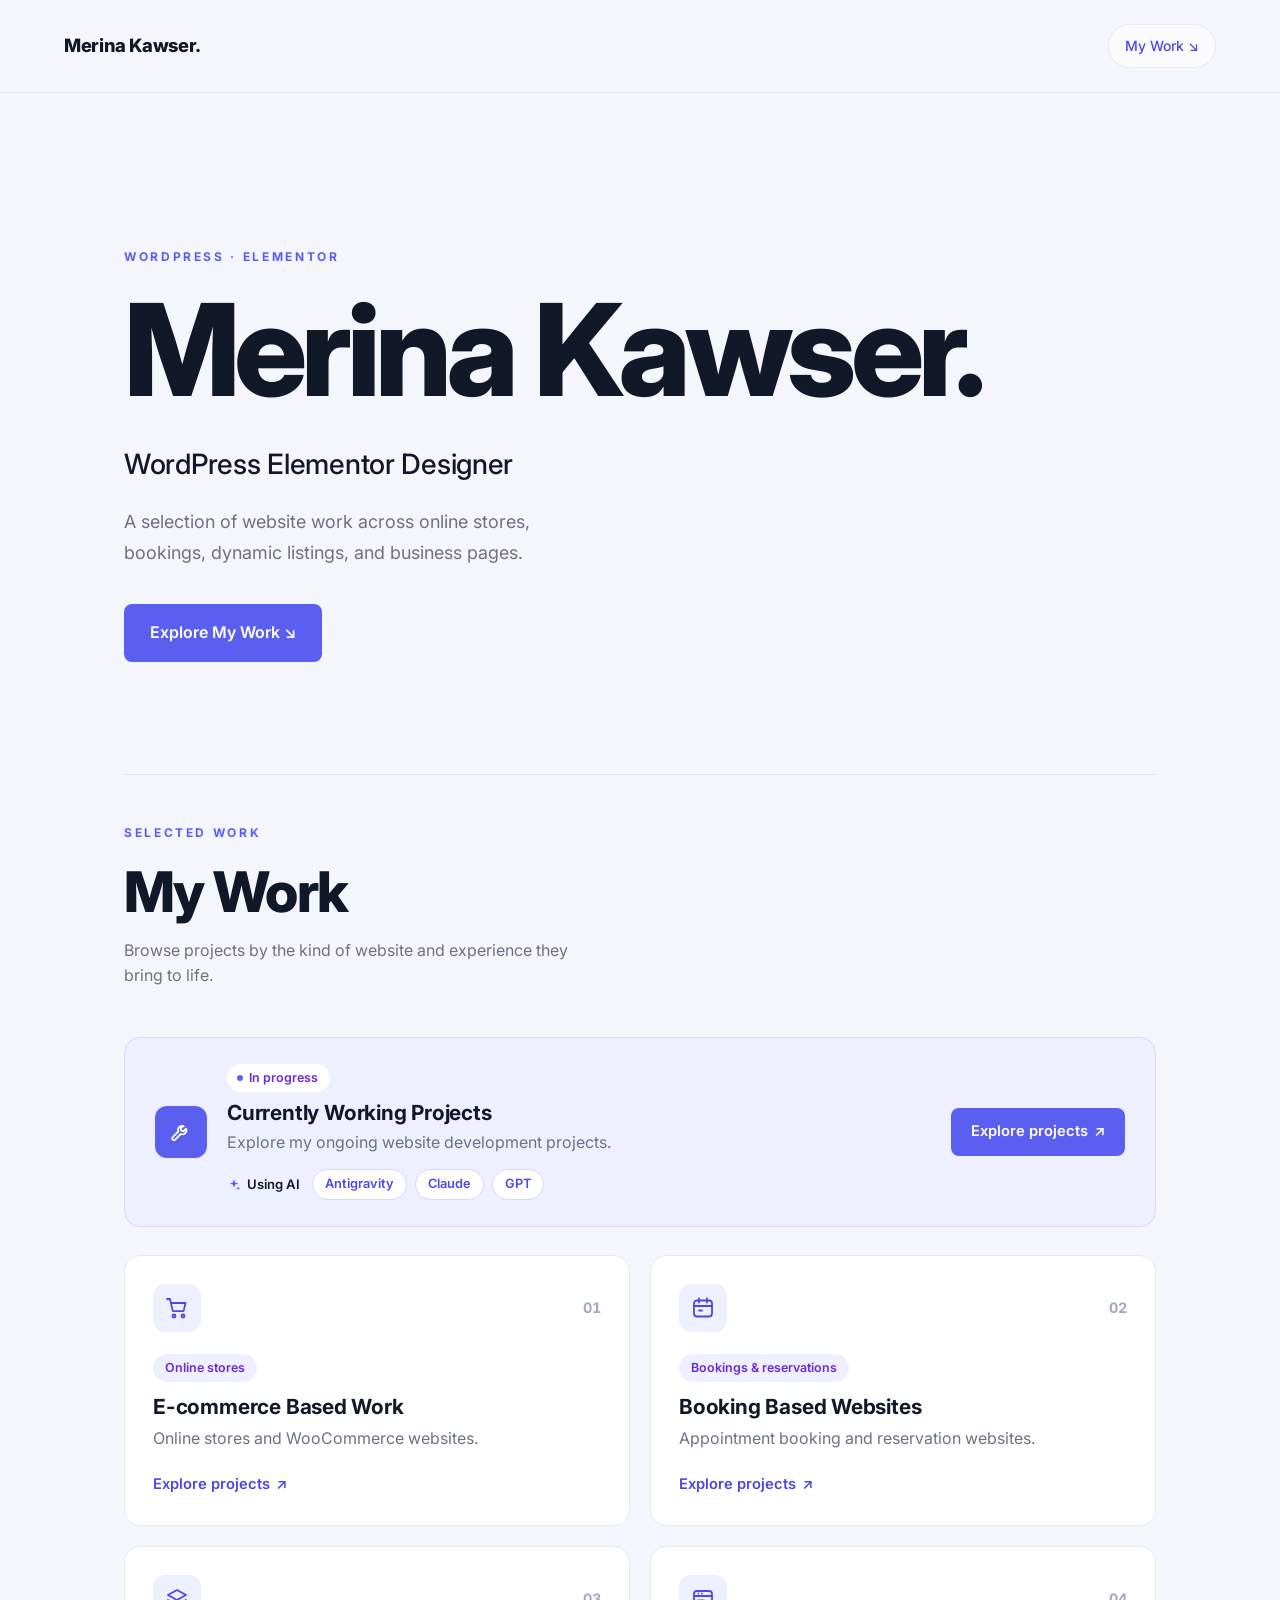
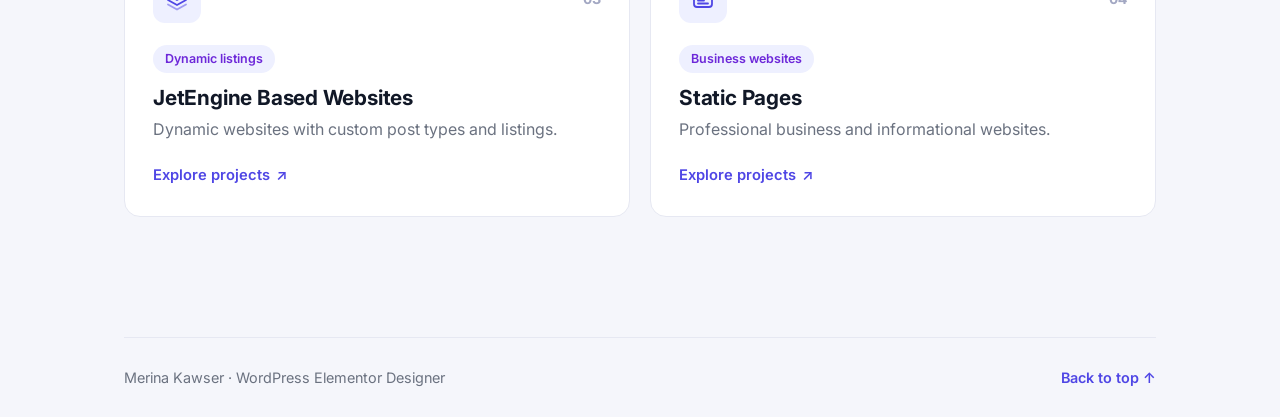
<file: index.html>
<!DOCTYPE html>
<html lang="en">
<head>
<meta charset="utf-8">
<meta name="viewport" content="width=device-width, initial-scale=1">
<title>My Work | Merina Kawser — WordPress Elementor Designer</title>
<meta name="description" content=" Explore Merina Kawser's WordPress and Elementor website design work, from online stores to booking websites.">
<link rel="preconnect" href="https://fonts.googleapis.com">
<link rel="preconnect" href="https://fonts.gstatic.com" crossorigin>
<link href="https://fonts.googleapis.com/css2?family=Inter:wght@400;500;600;700;800&display=swap" rel="stylesheet">
<link rel="stylesheet" href="style.css">
</head>
<body id="top">

<header class="nav">
  <a class="brand" href="#top">Merina Kawser.</a>
  <a class="nav-link" href="#work">My Work ↘</a>
</header>

<main>
  <section class="hero">
    <p class="eyebrow">WordPress · Elementor</p>
    <h1>Merina Kawser.</h1>
    <p class="role">WordPress Elementor Designer</p>
    <p class="lead">A selection of website work across online stores, bookings, dynamic listings, and business pages.</p>
    <a class="btn" href="#work">Explore My Work ↘</a>
  </section>

  <section class="work" id="work">
    <div class="section-head">
      <p class="eyebrow">Selected work</p>
      <h2>My Work</h2>
      <p class="sub">Browse projects by the kind of website and experience they bring to life.</p>
    </div>

    <div class="progress">
      <span class="icon"><svg viewBox="0 0 24 24" fill="none" stroke="currentColor" stroke-width="1.8" stroke-linecap="round" stroke-linejoin="round" aria-hidden="true"><path d="M14.7 6.3a4 4 0 0 0-5.4 5.2L3.5 17.3a1.8 1.8 0 0 0 2.5 2.5l5.8-5.8a4 4 0 0 0 5.2-5.4l-2.5 2.5-2.3-.5-.5-2.3 2.5-2.5Z"/></svg></span>
      <div>
        <span class="tag live">In progress</span>
        <h3>Currently Working Projects</h3>
        <p>Explore my ongoing website development projects.</p>
        <div class="ai">
          <span class="ai-label"><svg viewBox="0 0 24 24" fill="currentColor" aria-hidden="true"><path d="M12 2l1.9 5.6L19.5 9.5l-5.6 1.9L12 17l-1.9-5.6L4.5 9.5l5.6-1.9L12 2Zm7 12 .9 2.6 2.6.9-2.6.9L19 21l-.9-2.6-2.6-.9 2.6-.9L19 14Z"/></svg>Using AI</span>
          <span class="ai-chip">Antigravity</span>
          <span class="ai-chip">Claude</span>
          <span class="ai-chip">GPT</span>
        </div>
      </div>
      <a class="progress-link" href="https://merinakawser.github.io/Wordpress_Portfolio/New/index.html">Explore projects <i>↗</i></a>
    </div>

    <div class="grid">
      <a class="card" href="https://merinakawser.github.io/Wordpress_Portfolio/e-commerce/ecommerce.html">
        <div class="card-top"><span class="icon"><svg viewBox="0 0 24 24" fill="none" stroke="currentColor" stroke-width="1.8" stroke-linecap="round" stroke-linejoin="round" aria-hidden="true"><circle cx="9" cy="20" r="1.5"/><circle cx="18" cy="20" r="1.5"/><path d="M2 3h3l2.6 11.4a1 1 0 0 0 1 .8h9.2a1 1 0 0 0 1-.8L20.5 7H6"/></svg></span><span class="num">01</span></div>
        <span class="tag">Online stores</span>
        <h3>E-commerce Based Work</h3>
        <p>Online stores and WooCommerce websites.</p>
        <span class="more">Explore projects <i>↗</i></span>
      </a>
      <a class="card" href="https://merinakawser.github.io/Wordpress_Portfolio/booking/booking.html">
        <div class="card-top"><span class="icon"><svg viewBox="0 0 24 24" fill="none" stroke="currentColor" stroke-width="1.8" stroke-linecap="round" stroke-linejoin="round" aria-hidden="true"><rect x="3" y="4.5" width="18" height="16" rx="3"/><path d="M8 2.5v4M16 2.5v4M3 10h18M8 14.5h3"/></svg></span><span class="num">02</span></div>
        <span class="tag">Bookings &amp; reservations</span>
        <h3>Booking Based Websites</h3>
        <p>Appointment booking and reservation websites.</p>
        <span class="more">Explore projects <i>↗</i></span>
      </a>
      <a class="card" href="https://merinakawser.github.io/Wordpress_Portfolio/jetEngine/jetEngine.html">
        <div class="card-top"><span class="icon"><svg viewBox="0 0 24 24" fill="none" stroke="currentColor" stroke-width="1.8" stroke-linecap="round" stroke-linejoin="round" aria-hidden="true"><path d="M12 3 3 8l9 5 9-5-9-5Z"/><path d="m3 13 9 5 9-5"/><path d="m3 17.5 9 5 9-5" opacity=".5"/></svg></span><span class="num">03</span></div>
        <span class="tag">Dynamic listings</span>
        <h3>JetEngine Based Websites</h3>
        <p>Dynamic websites with custom post types and listings.</p>
        <span class="more">Explore projects <i>↗</i></span>
      </a>
      <a class="card" href="https://merinakawser.github.io/Wordpress_Portfolio/Static/static.html">
        <div class="card-top"><span class="icon"><svg viewBox="0 0 24 24" fill="none" stroke="currentColor" stroke-width="1.8" stroke-linecap="round" stroke-linejoin="round" aria-hidden="true"><rect x="3" y="4" width="18" height="16" rx="3"/><path d="M3 9h18M7.5 6.5h.01M11 6.5h.01M7 13.5h6M7 16.5h10"/></svg></span><span class="num">04</span></div>
        <span class="tag">Business websites</span>
        <h3>Static Pages</h3>
        <p>Professional business and informational websites.</p>
        <span class="more">Explore projects <i>↗</i></span>
      </a>
    </div>
  </section>
</main>

<footer class="footer">
  <p>Merina Kawser · WordPress Elementor Designer</p>
  <a href="#top">Back to top ↑</a>
</footer>

</body>
</html>
</file>
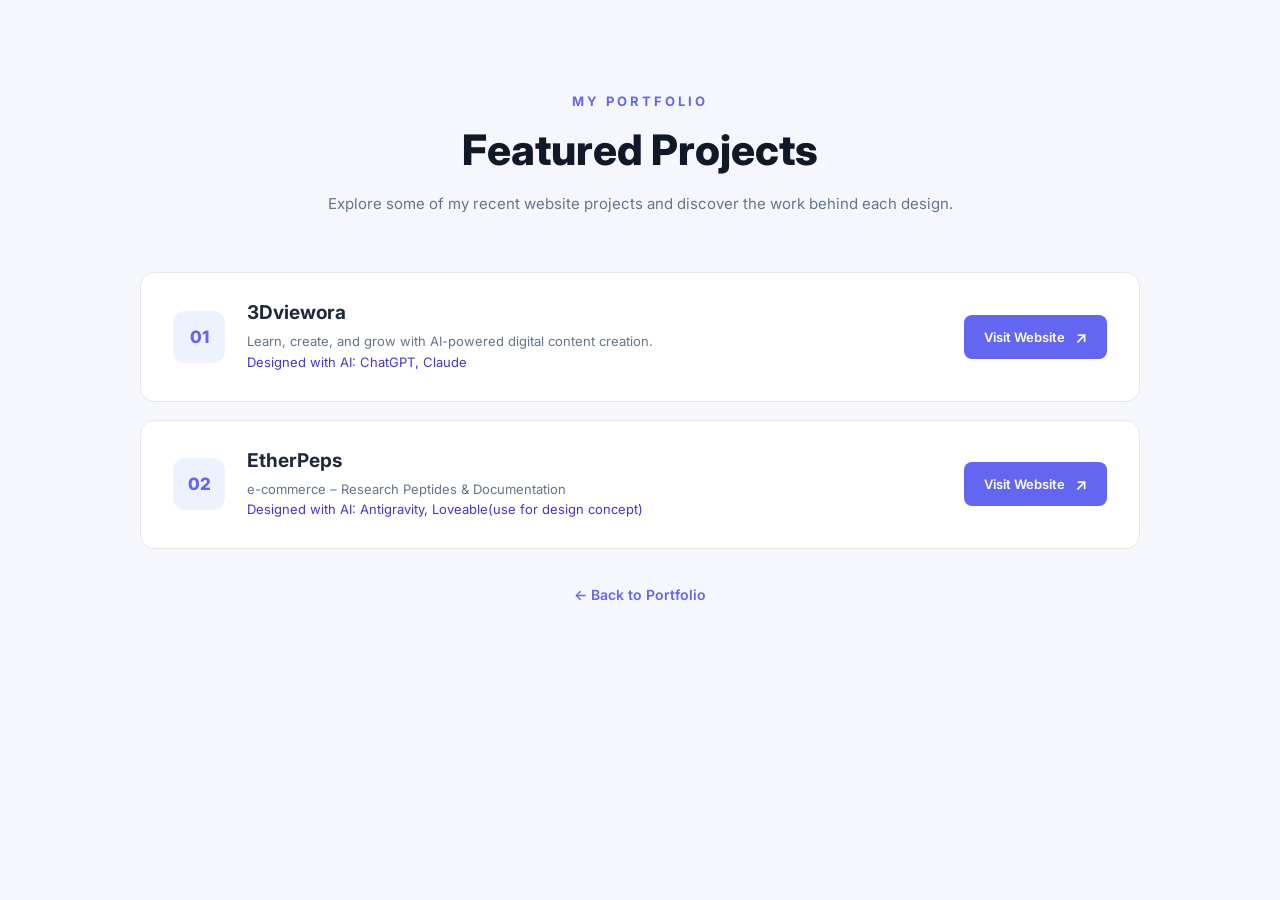
<file: New/index.html>
<!DOCTYPE html>
<html lang="en">

<head>
    <meta charset="UTF-8">
    <meta name="viewport" content="width=device-width, initial-scale=1.0">
    <title>My Projects | Portfolio</title>
    <link rel="stylesheet" href="style.css">
</head>

<body>

    <section class="projects-section">

        <div class="container">

            <!-- Page Heading -->
            <div class="projects-heading">
                <span class="subtitle">MY PORTFOLIO</span>
                <h1>Featured Projects</h1>
                <p>
                    Explore some of my recent website projects and
                    discover the work behind each design.
                </p>
            </div>

            <!-- Project List -->
            <div class="portfolio-list">

                <!-- Project 01 -->
                <div class="portfolio-row">
                    <div class="project-info">
                        <span class="project-number">01</span>
                        <div>
                            <h3>3Dviewora</h3>
                            <p>Learn, create, and grow with AI-powered digital content creation.</p>
                            <p style="color: #4338ca;">Designed with AI: ChatGPT, Claude</p>
                        </div>
                    </div>
                    <a href="https://3dviewora.com/"
                       target="_blank" rel="noopener noreferrer"
                       class="visit-btn">
                        Visit Website <span>↗</span>
                    </a>
                </div>

                <!-- Project 02 -->
                <div class="portfolio-row">
                    <div class="project-info">
                        <span class="project-number">02</span>
                        <div>
                            <h3>EtherPeps</h3>
                            <p>e-commerce – Research Peptides & Documentation</p>
                            <p style="color: #4338ca;">Designed with AI: Antigravity, Loveable(use for design concept)</p>
                        </div>
                    </div>
                    <a href="https://etherpeps.softvenceomegaforce.com/"
                       target="_blank" rel="noopener noreferrer"
                       class="visit-btn">
                        Visit Website <span>↗</span>
                    </a>
                </div>               
            </div>

            <!-- Back Button -->
            <div class="back-link">
                <a href="https://merinakawser.github.io/Wordpress_Portfolio/index.html">← Back to Portfolio</a>
            </div>

        </div>

    </section>

</body>
</html>
</file>
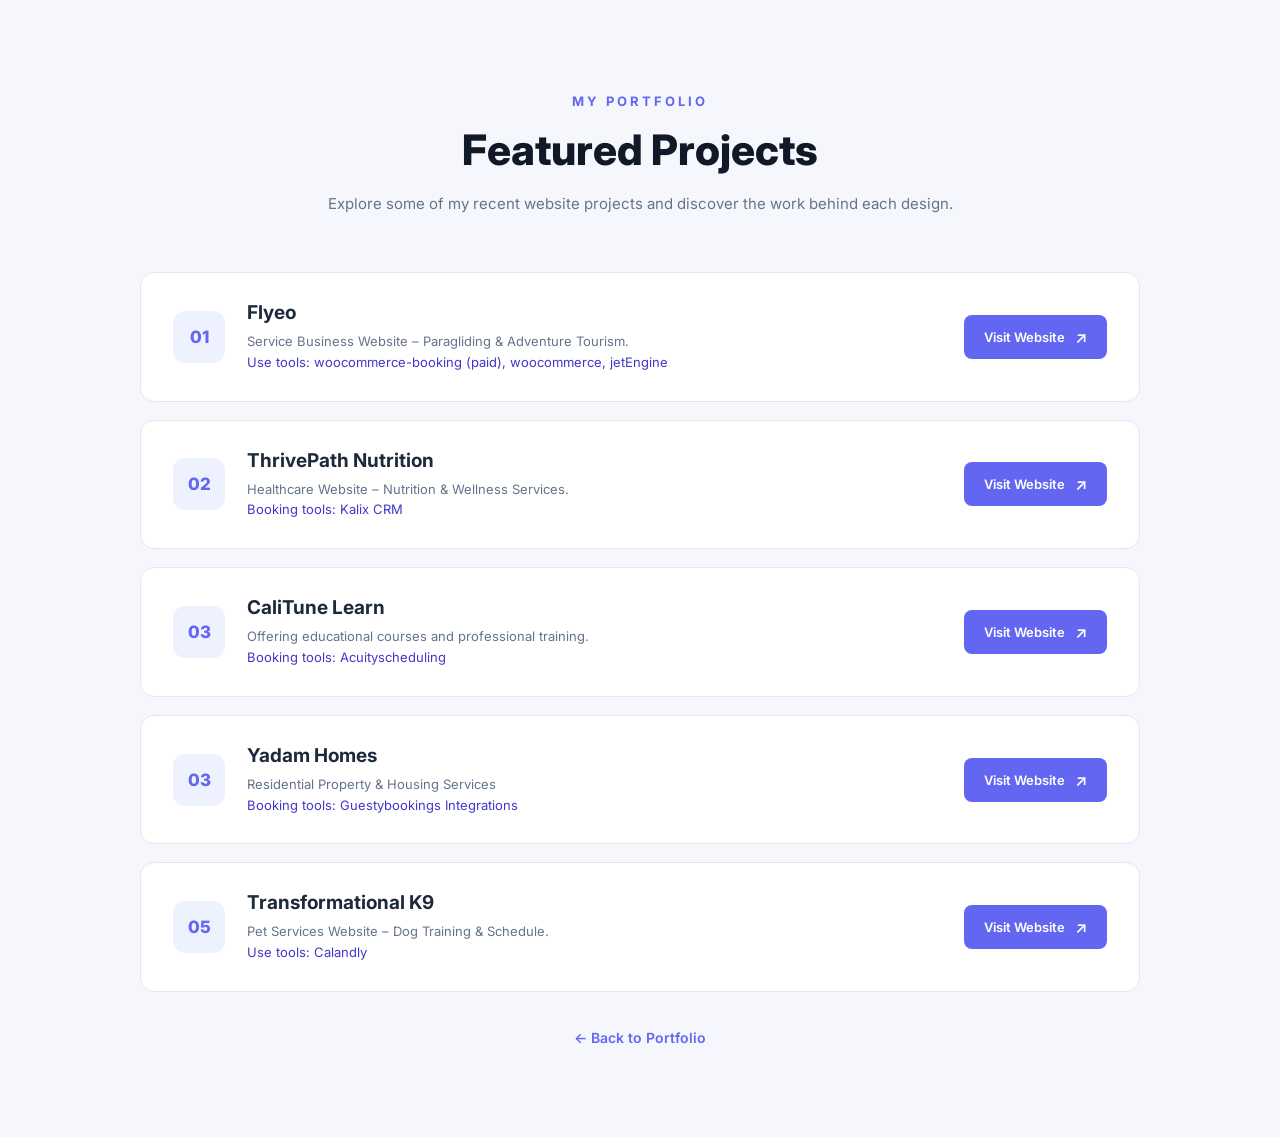
<file: booking/booking.html>
<!DOCTYPE html>
<html lang="en">

<head>
    <meta charset="UTF-8">
    <meta name="viewport" content="width=device-width, initial-scale=1.0">
    <title>My Projects | Portfolio</title>
    <link rel="stylesheet" href="style.css">
</head>

<body>

    <section class="projects-section">

        <div class="container">

            <!-- Page Heading -->
            <div class="projects-heading">
                <span class="subtitle">MY PORTFOLIO</span>
                <h1>Featured Projects</h1>
                <p>
                    Explore some of my recent website projects and
                    discover the work behind each design.
                </p>
            </div>

            <!-- Project List -->
            <div class="portfolio-list">

                <!-- Project 01 -->
                <div class="portfolio-row">
                    <div class="project-info">
                        <span class="project-number">01</span>
                        <div>
                            <h3>Flyeo</h3>
                            <p>Service Business Website – Paragliding & Adventure Tourism.</p>
                            <p style="color: #4338ca;">Use tools: woocommerce-booking (paid), woocommerce, jetEngine</p>
                        </div>
                    </div>
                    <a href="https://flyeo.com/"
                       target="_blank" rel="noopener noreferrer"
                       class="visit-btn">
                        Visit Website <span>↗</span>
                    </a>
                </div>

                <!-- Project 02 -->
                <div class="portfolio-row">
                    <div class="project-info">
                        <span class="project-number">02</span>
                        <div>
                            <h3>ThrivePath Nutrition</h3>
                            <p>Healthcare Website – Nutrition & Wellness Services.</p>
                            <p style="color: #4338ca;">Booking tools: Kalix CRM</p>
                        </div>
                    </div>
                    <a href="https://thrivepathnutrition.com/"
                       target="_blank" rel="noopener noreferrer"
                       class="visit-btn">
                        Visit Website <span>↗</span>
                    </a>
                </div>

                <!-- Project 03 -->
                <div class="portfolio-row">
                    <div class="project-info">
                        <span class="project-number">03</span>
                        <div>
                            <h3>CaliTune Learn</h3>
                            <p>Offering educational courses and professional training.</p>
                            <p style="color: #4338ca;">Booking tools: Acuityscheduling</p>
                        </div>
                    </div>
                    <a href="https://calitunelearn.com/"
                       target="_blank" rel="noopener noreferrer"
                       class="visit-btn">
                        Visit Website <span>↗</span>
                    </a>
                </div>

                <!-- Project 04 -->
                <div class="portfolio-row">
                    <div class="project-info">
                        <span class="project-number">03</span>
                        <div>
                            <h3>Yadam Homes</h3>
                            <p>Residential Property & Housing Services</p>
                            <p style="color: #4338ca;">Booking tools: Guestybookings Integrations</p>
                        </div>
                    </div>
                    <a href="https://yadamhomes.co.uk/"
                       target="_blank" rel="noopener noreferrer"
                       class="visit-btn">
                        Visit Website <span>↗</span>
                    </a>
                </div>

                <!-- Project 05 -->
                <div class="portfolio-row">
                    <div class="project-info">
                        <span class="project-number">05</span>
                        <div>
                            <h3>Transformational K9</h3>
                            <p>Pet Services Website – Dog Training & Schedule.</p>
                            <p style="color: #4338ca;">Use tools: Calandly</p>
                        </div>
                    </div>
                    <a href="https://transformationalk9.com/"
                       target="_blank" rel="noopener noreferrer"
                       class="visit-btn">
                        Visit Website <span>↗</span>
                    </a>
                </div>

                

            </div>

            <!-- Back Button -->
            <div class="back-link">
                <a href="https://merinakawser.github.io/Wordpress_Portfolio/index.html">← Back to Portfolio</a>
            </div>

        </div>

    </section>

</body>
</html>
</file>
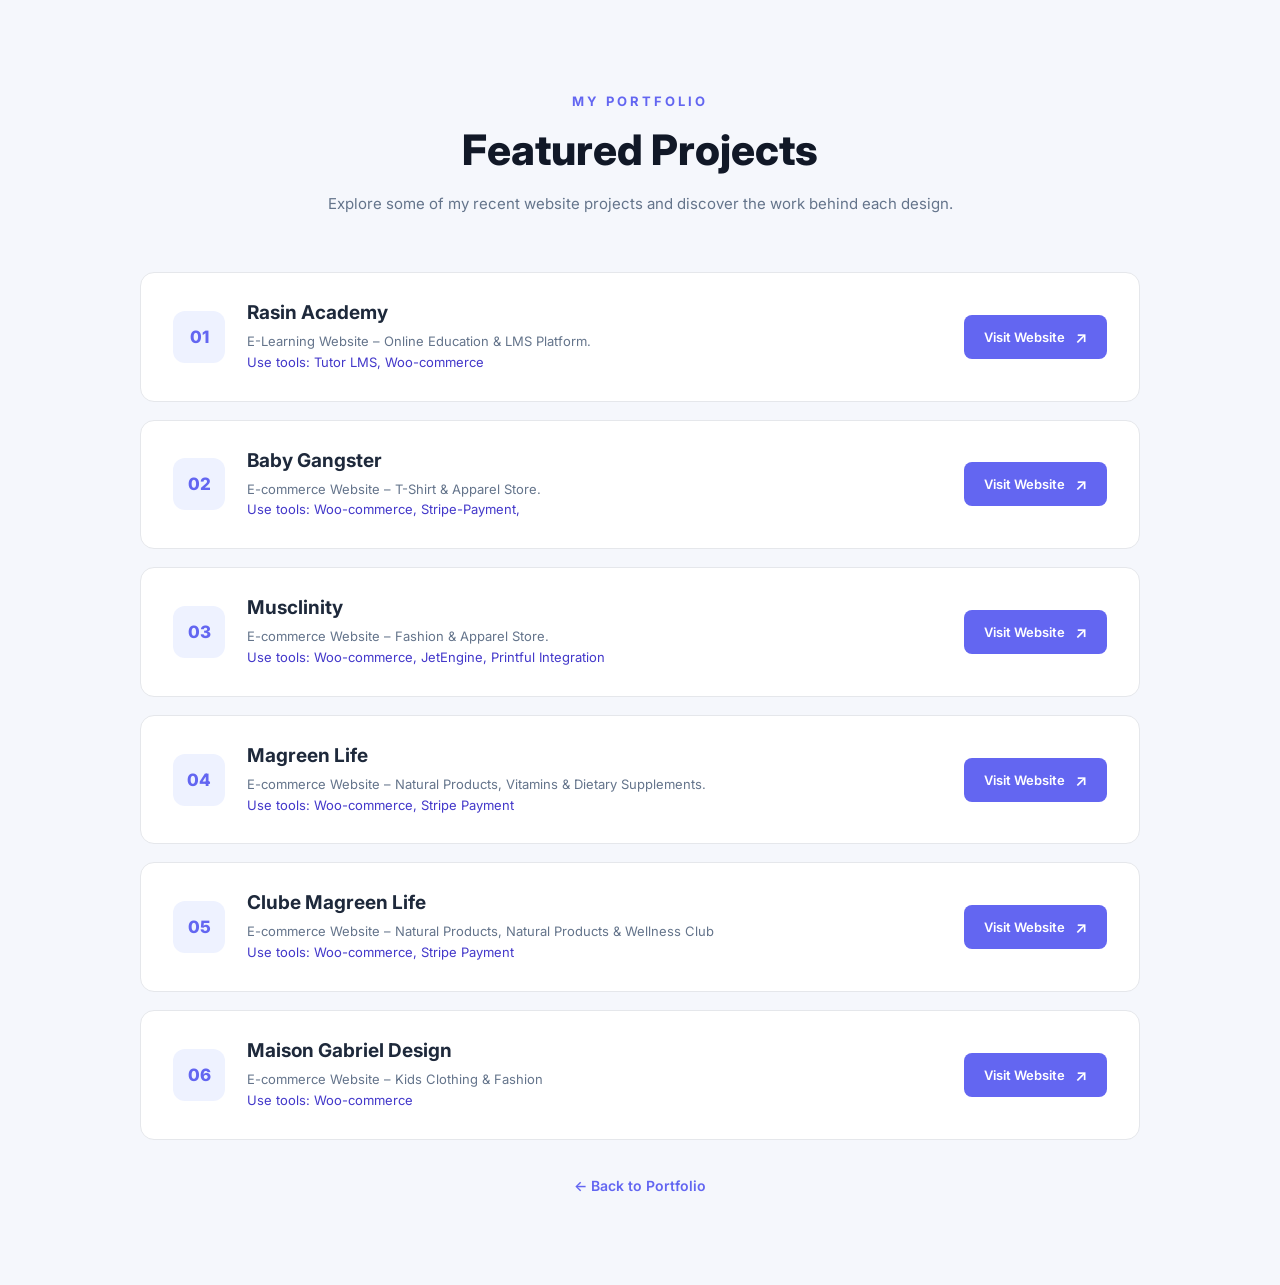
<file: e-commerce/ecommerce.html>
<!DOCTYPE html>
<html lang="en">

<head>
    <meta charset="UTF-8">
    <meta name="viewport" content="width=device-width, initial-scale=1.0">
    <title>My Projects | Portfolio</title>
    <link rel="stylesheet" href="style.css">
</head>

<body>

    <section class="projects-section">

        <div class="container">

            <!-- Page Heading -->
            <div class="projects-heading">
                <span class="subtitle">MY PORTFOLIO</span>
                <h1>Featured Projects</h1>
                <p>
                    Explore some of my recent website projects and
                    discover the work behind each design.
                </p>
            </div>

            <!-- Project List -->
            <div class="portfolio-list">

                <!-- Project 01 -->
                <div class="portfolio-row">
                    <div class="project-info">
                        <span class="project-number">01</span>
                        <div>
                            <h3>Rasin Academy</h3>
                            <p>E-Learning Website – Online Education & LMS Platform.</p>
                            <p style="color: #4338ca;">Use tools: Tutor LMS, Woo-commerce</p>
                        </div>
                    </div>
                    <a href="https://rasinacademy.com/"
                       target="_blank" rel="noopener noreferrer"
                       class="visit-btn">
                        Visit Website <span>↗</span>
                    </a>
                </div>
                
                <!-- Project 02 -->
                <div class="portfolio-row">
                    <div class="project-info">
                        <span class="project-number">02</span>
                        <div>
                            <h3>Baby Gangster</h3>
                            <p>E-commerce Website – T-Shirt & Apparel Store.</p>
                            <p style="color: #4338ca;">Use tools: Woo-commerce, Stripe-Payment,</p>
                        </div>
                    </div>
                    <a href="https://babygangster.io/"
                       target="_blank" rel="noopener noreferrer"
                       class="visit-btn">
                        Visit Website <span>↗</span>
                    </a>
                </div>

                <!-- Project 03 -->
                <div class="portfolio-row">
                    <div class="project-info">
                        <span class="project-number">03</span>
                        <div>
                            <h3>Musclinity</h3>
                            <p>E-commerce Website – Fashion & Apparel Store.</p>
                            <p style="color: #4338ca;">Use tools: Woo-commerce, JetEngine, Printful Integration</p>
                        </div>
                    </div>
                    <a href="https://musclinity.com/"
                       target="_blank" rel="noopener noreferrer"
                       class="visit-btn">
                        Visit Website <span>↗</span>
                    </a>
                </div>

                <!-- Project 04 -->
                <div class="portfolio-row">
                    <div class="project-info">
                        <span class="project-number">04</span>
                        <div>
                            <h3>Magreen Life</h3>
                            <p>E-commerce Website – Natural Products, Vitamins & Dietary Supplements.</p>
                            <p style="color: #4338ca;">Use tools: Woo-commerce, Stripe Payment</p>
                        </div>
                    </div>
                    <a href="https://www.magreenlife.com.br/"
                       target="_blank" rel="noopener noreferrer"
                       class="visit-btn">
                        Visit Website <span>↗</span>
                    </a>
                </div>

                <!-- Project 05 -->
                <div class="portfolio-row">
                    <div class="project-info">
                        <span class="project-number">05</span>
                        <div>
                            <h3>Clube Magreen Life</h3>
                            <p>E-commerce Website – Natural Products, Natural Products & Wellness Club</p>
                            <p style="color: #4338ca;">Use tools: Woo-commerce, Stripe Payment</p>
                        </div>
                    </div>
                    <a href="https://clubemagreenlife.com/"
                       target="_blank" rel="noopener noreferrer"
                       class="visit-btn">
                        Visit Website <span>↗</span>
                    </a>
                </div>

                <!-- Project 06 -->
                <div class="portfolio-row">
                    <div class="project-info">
                        <span class="project-number">06</span>
                        <div>
                            <h3>Maison Gabriel Design</h3>
                            <p>E-commerce Website – Kids Clothing & Fashion</p>
                            <p style="color: #4338ca;">Use tools: Woo-commerce</p>
                        </div>
                    </div>
                    <a href="https://maisongabriel.wpalphasquad.com/"
                       target="_blank" rel="noopener noreferrer"
                       class="visit-btn">
                        Visit Website <span>↗</span>
                    </a>
                </div>

            </div>

            <!-- Back Button -->
            <div class="back-link">
                <a href="https://merinakawser.github.io/Wordpress_Portfolio/index.html">← Back to Portfolio</a>
            </div>

        </div>

    </section>

</body>
</html>
</file>
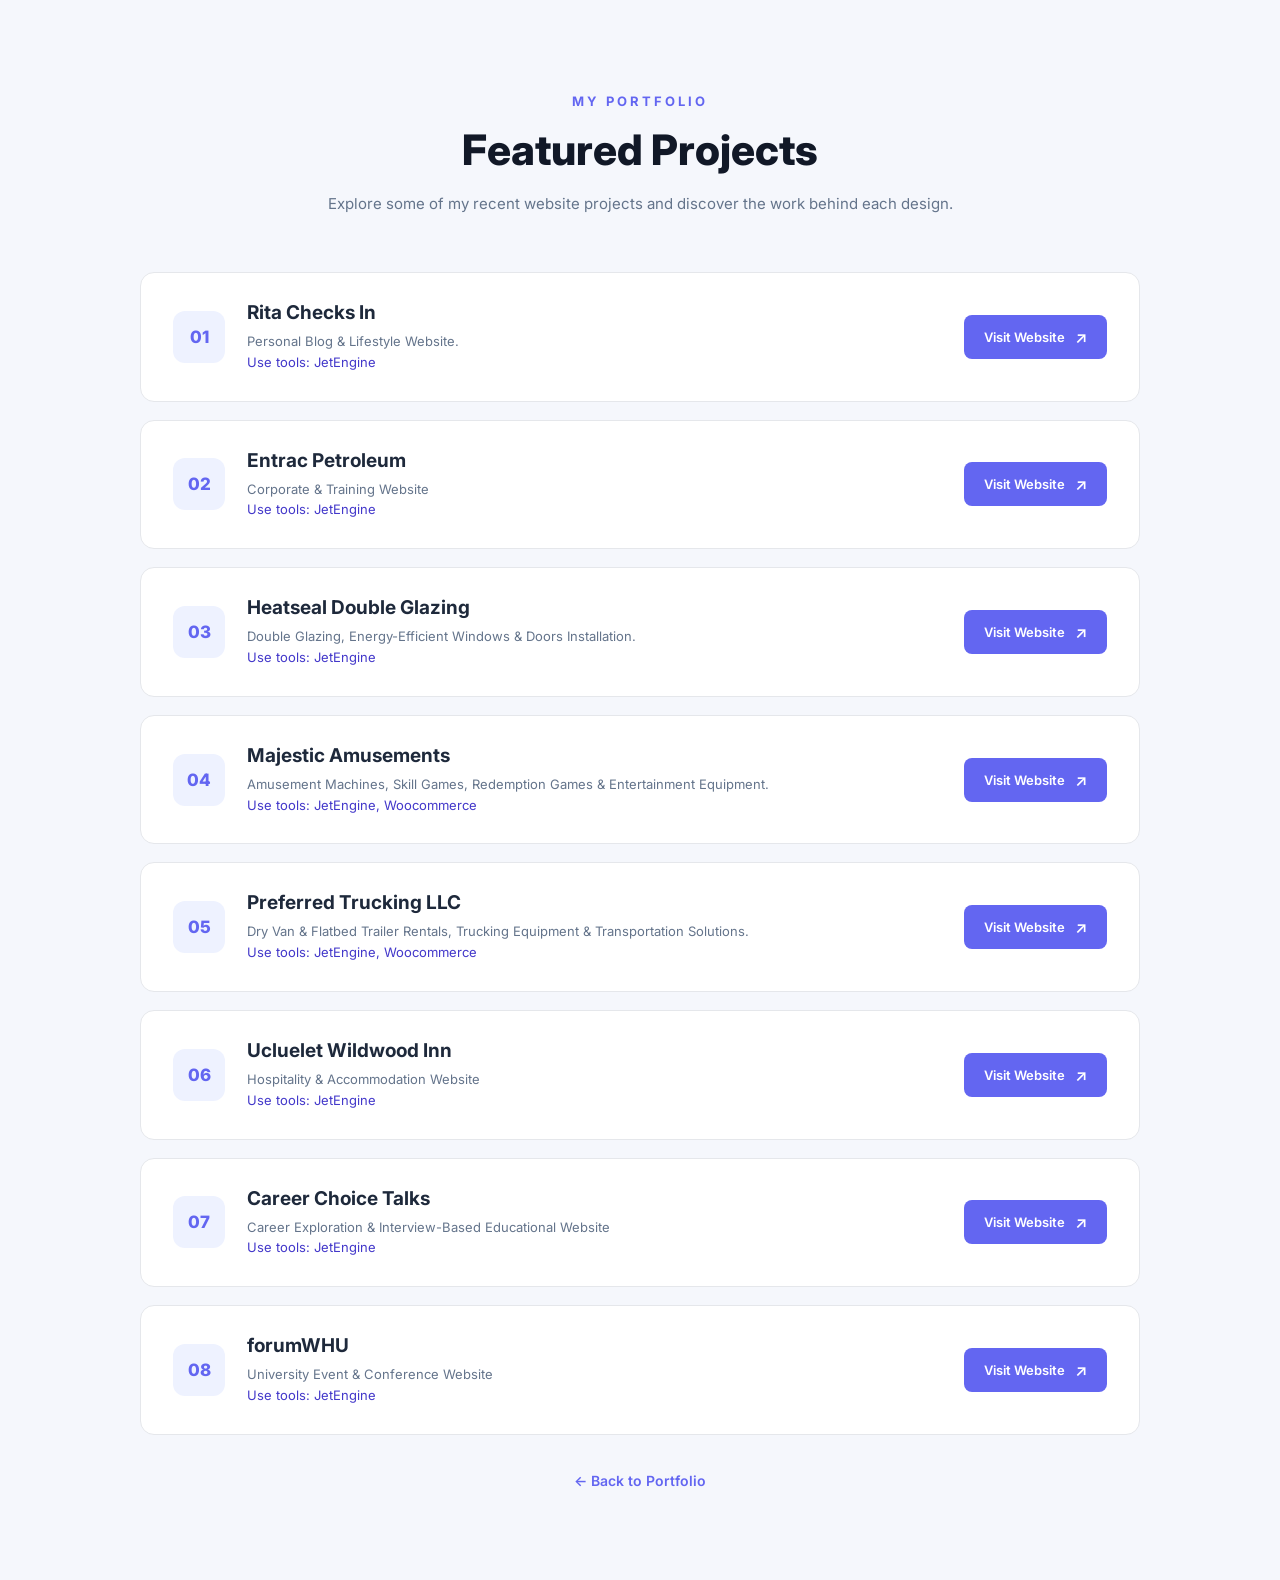
<file: jetEngine/jetEngine.html>
<!DOCTYPE html>
<html lang="en">

<head>
    <meta charset="UTF-8">
    <meta name="viewport" content="width=device-width, initial-scale=1.0">
    <title>My Projects | Portfolio</title>
    <link rel="stylesheet" href="style.css">
</head>

<body>

    <section class="projects-section">

        <div class="container">

            <!-- Page Heading -->
            <div class="projects-heading">
                <span class="subtitle">MY PORTFOLIO</span>
                <h1>Featured Projects</h1>
                <p>
                    Explore some of my recent website projects and
                    discover the work behind each design.
                </p>
            </div>

            <!-- Project List -->
            <div class="portfolio-list">

                <!-- Project 01 -->
                <div class="portfolio-row">
                    <div class="project-info">
                        <span class="project-number">01</span>
                        <div>
                            <h3>Rita Checks In</h3>
                            <p>Personal Blog & Lifestyle Website.</p>
                            <p style="color: #4338ca;">Use tools: JetEngine</p>
                        </div>
                    </div>
                    <a href="https://ritachecksin.com/"
                       target="_blank" rel="noopener noreferrer"
                       class="visit-btn">
                        Visit Website <span>↗</span>
                    </a>
                </div>

                <!-- Project 02 -->
                <div class="portfolio-row">
                    <div class="project-info">
                        <span class="project-number">02</span>
                        <div>
                            <h3>Entrac Petroleum</h3>
                            <p>Corporate & Training Website</p>
                            <p style="color: #4338ca;">Use tools: JetEngine</p>
                        </div>
                    </div>
                    <a href="https://entrac-petroleum.wizardswp.com/"
                       target="_blank" rel="noopener noreferrer"
                       class="visit-btn">
                        Visit Website <span>↗</span>
                    </a>
                </div>

                <!-- Project 03 -->
                <div class="portfolio-row">
                    <div class="project-info">
                        <span class="project-number">03</span>
                        <div>
                            <h3>Heatseal Double Glazing</h3>
                            <p>Double Glazing, Energy-Efficient Windows & Doors Installation.</p>
                            <p style="color: #4338ca;">Use tools: JetEngine</p>
                        </div>
                    </div>
                    <a href="https://heatsealfigma.wpalphasquad.com/"
                       target="_blank" rel="noopener noreferrer"
                       class="visit-btn">
                        Visit Website <span>↗</span>
                    </a>
                </div>

                <!-- Project 04 -->
                <div class="portfolio-row">
                    <div class="project-info">
                        <span class="project-number">04</span>
                        <div>
                            <h3>Majestic Amusements</h3>
                            <p>Amusement Machines, Skill Games, Redemption Games & Entertainment Equipment.</p>
                            <p style="color: #4338ca;">Use tools: JetEngine, Woocommerce</p>
                        </div>
                    </div>
                    <a href="https://majesticamusements.com/"
                       target="_blank" rel="noopener noreferrer"
                       class="visit-btn">
                        Visit Website <span>↗</span>
                    </a>
                </div>

                <!-- Project 05 -->
                <div class="portfolio-row">
                    <div class="project-info">
                        <span class="project-number">05</span>
                        <div>
                            <h3>Preferred Trucking LLC</h3>
                            <p>Dry Van & Flatbed Trailer Rentals, Trucking Equipment & Transportation Solutions.</p>
                            <p style="color: #4338ca;">Use tools: JetEngine, Woocommerce</p>
                        </div>
                    </div>
                    <a href="https://preferredtrucking.net/"
                       target="_blank" rel="noopener noreferrer"
                       class="visit-btn">
                        Visit Website <span>↗</span>
                    </a>
                </div>

                <!-- Project 06 -->
                <div class="portfolio-row">
                    <div class="project-info">
                        <span class="project-number">06</span>
                        <div>
                            <h3>Ucluelet Wildwood Inn</h3>
                            <p>Hospitality & Accommodation Website</p>
                            <p style="color: #4338ca;">Use tools: JetEngine</p>
                        </div>
                    </div>
                    <a href="https://uclueletwildwoodinn.com/"
                       target="_blank" rel="noopener noreferrer"
                       class="visit-btn">
                        Visit Website <span>↗</span>
                    </a>
                </div>

                <!-- Project 07 -->
                <div class="portfolio-row">
                    <div class="project-info">
                        <span class="project-number">07</span>
                        <div>
                            <h3>Career Choice Talks</h3>
                            <p>Career Exploration & Interview-Based Educational Website</p>
                            <p style="color: #4338ca;">Use tools: JetEngine</p>
                        </div>
                    </div>
                    <a href="https://careerchoicetalks.com/"
                       target="_blank" rel="noopener noreferrer"
                       class="visit-btn">
                        Visit Website <span>↗</span>
                    </a>
                </div>

                <!-- Project 08 -->
                <div class="portfolio-row">
                    <div class="project-info">
                        <span class="project-number">08</span>
                        <div>
                            <h3>forumWHU</h3>
                            <p>University Event & Conference Website</p>
                            <p style="color: #4338ca;">Use tools: JetEngine</p>
                        </div>
                    </div>
                    <a href="https://www.forumwhu.com/"
                       target="_blank" rel="noopener noreferrer"
                       class="visit-btn">
                        Visit Website <span>↗</span>
                    </a>
                </div>

                

            </div>

            <!-- Back Button -->
            <div class="back-link">
                <a href="https://merinakawser.github.io/Wordpress_Portfolio/index.html">← Back to Portfolio</a>
            </div>

        </div>

    </section>

</body>
</html>
</file>
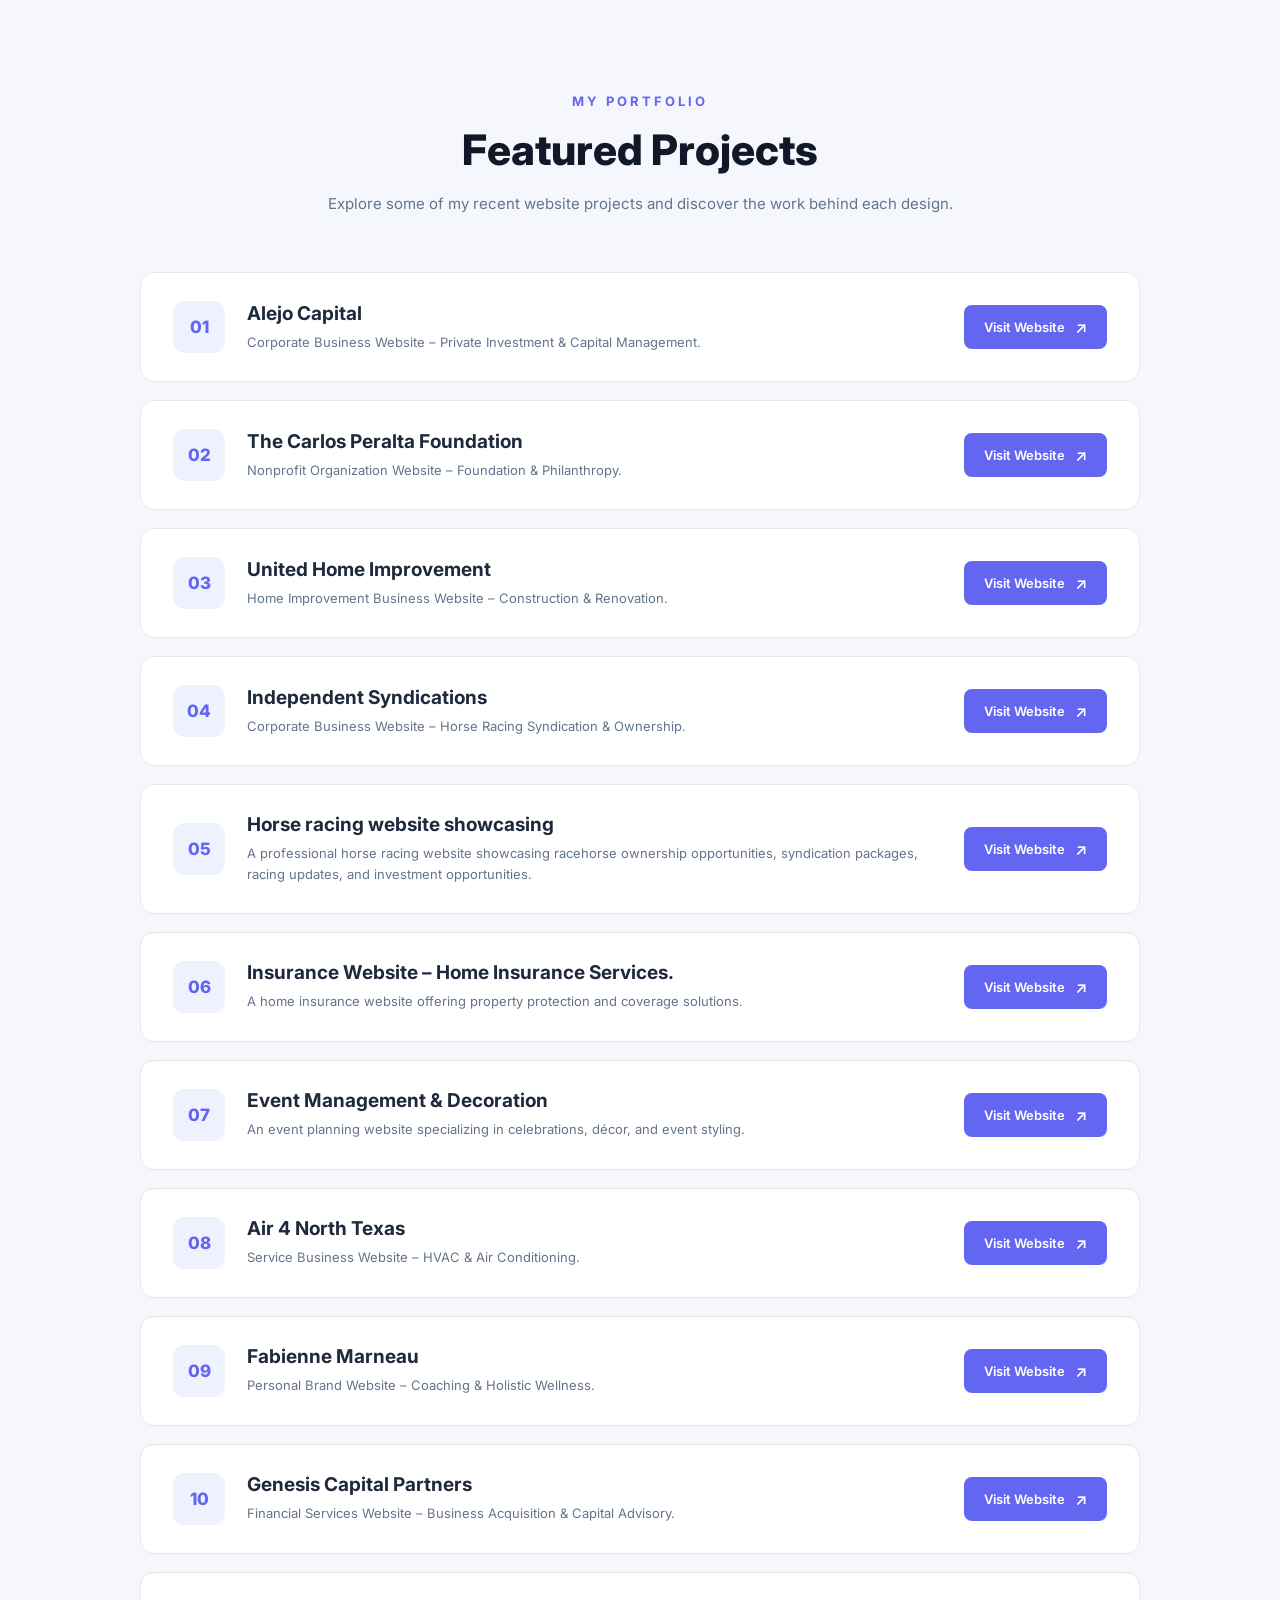
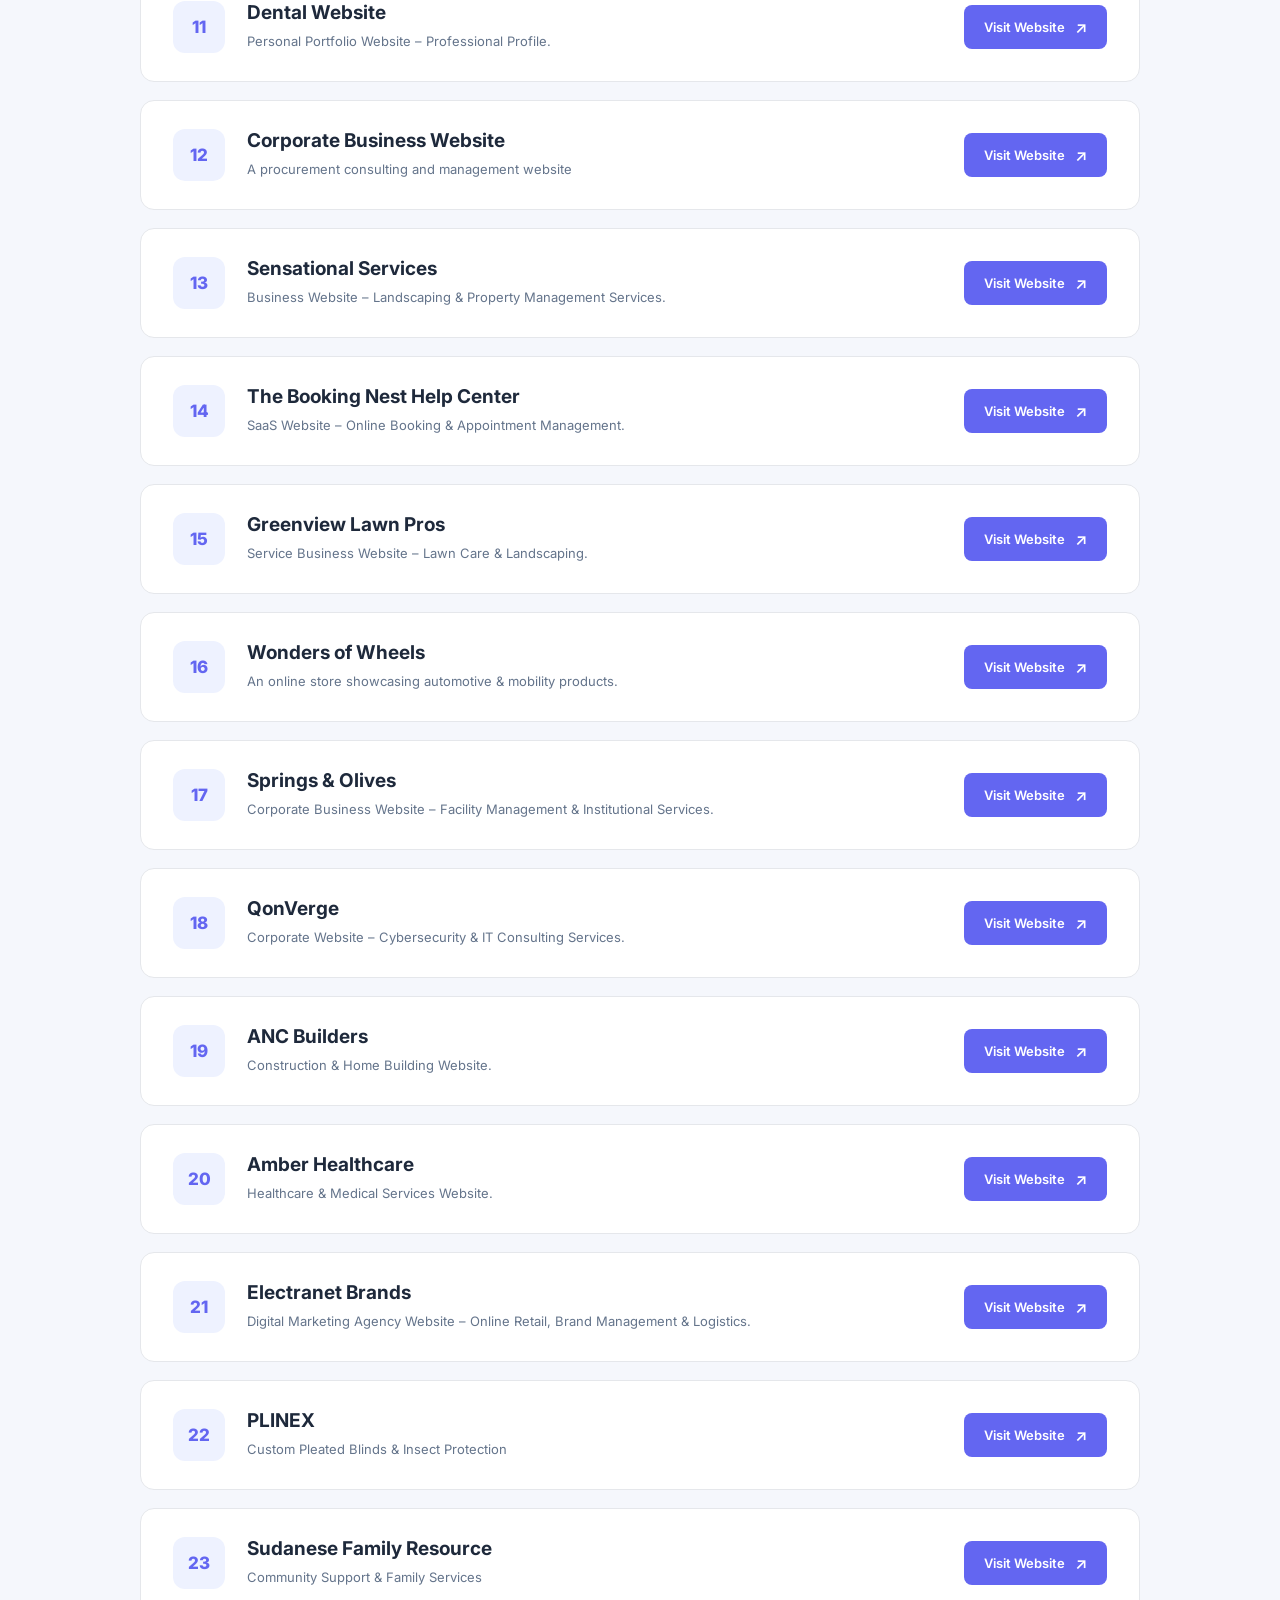
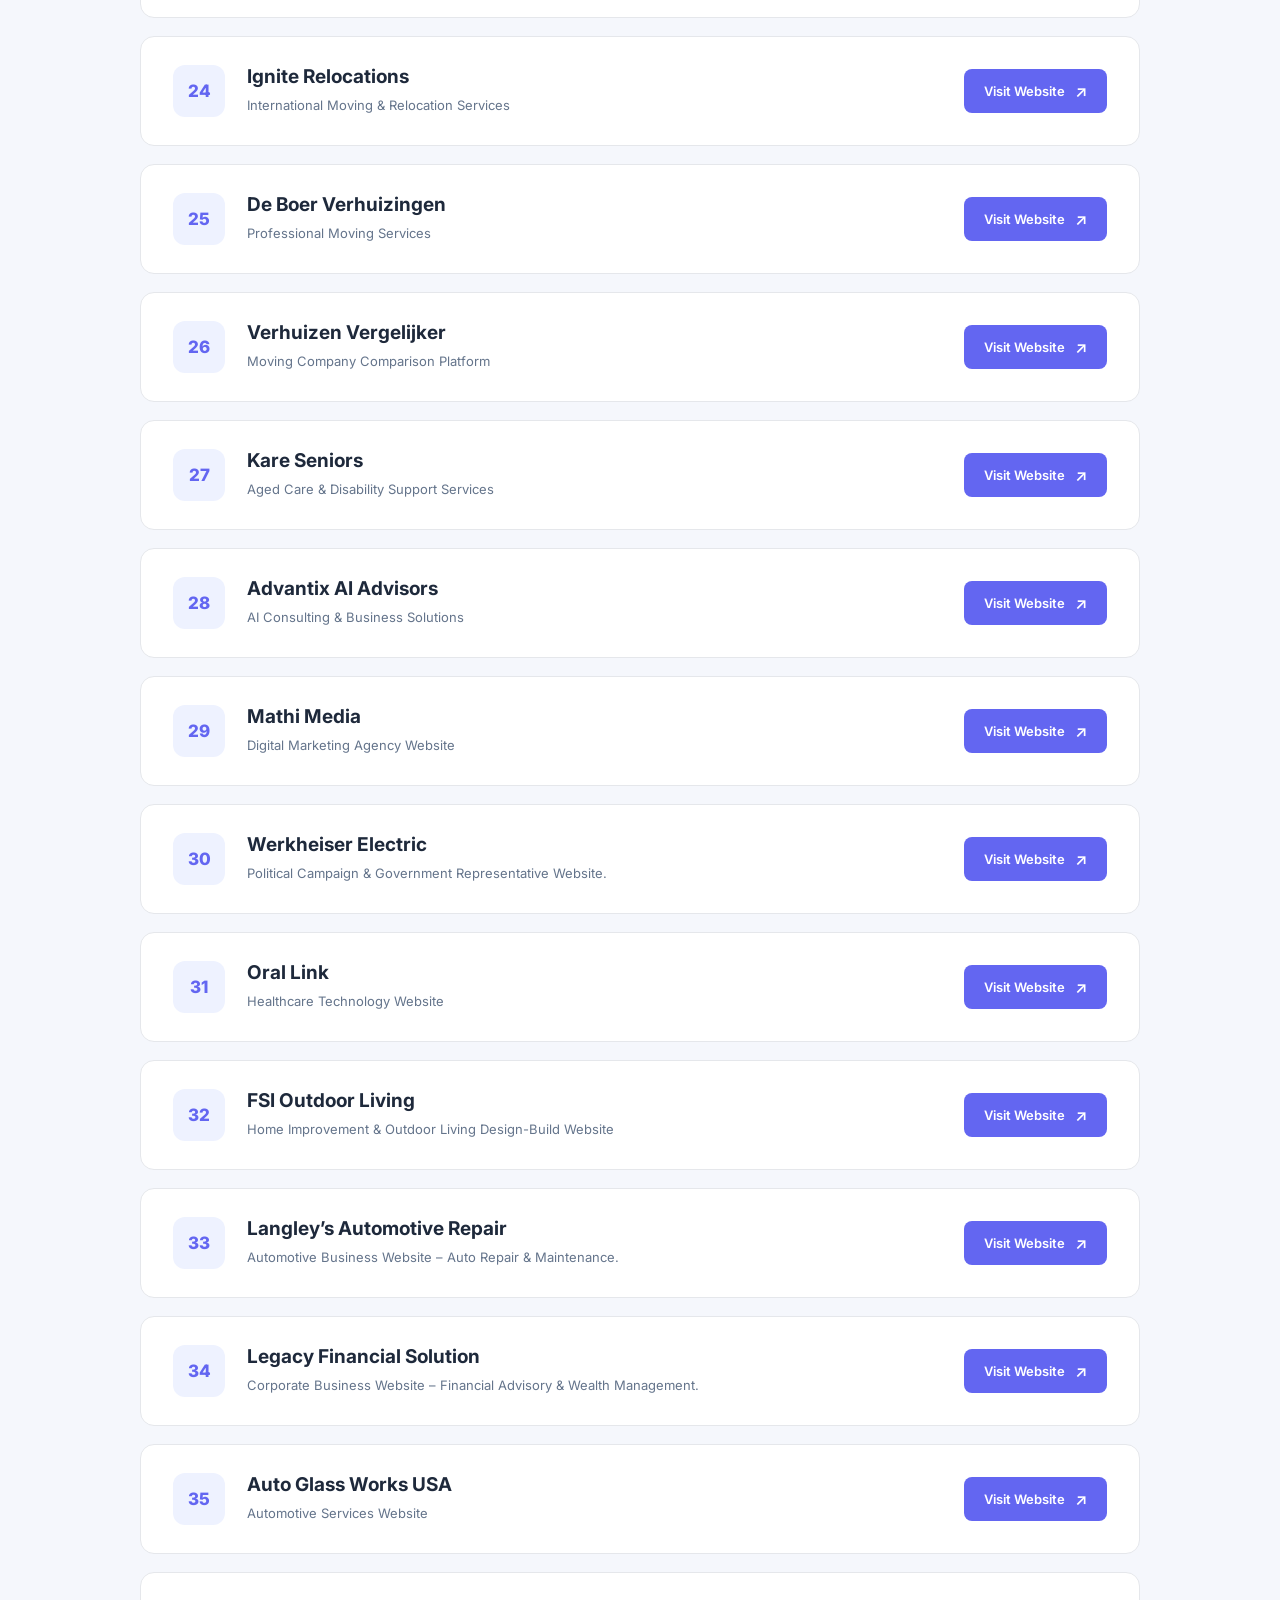
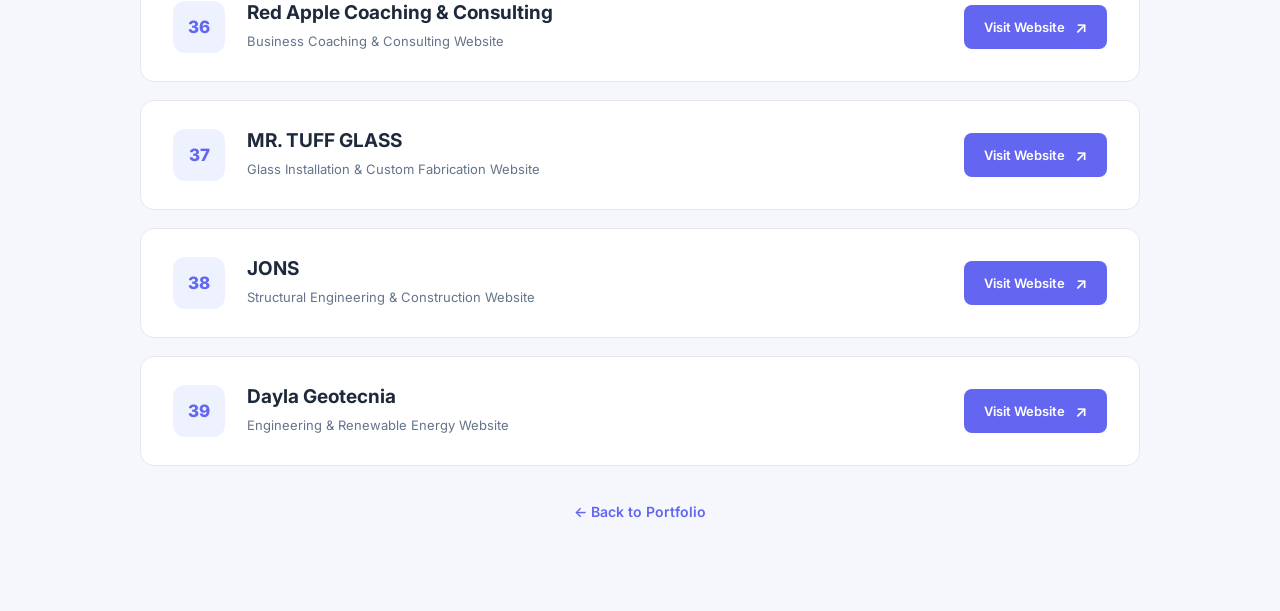
<file: Static/static.html>
<!DOCTYPE html>
<html lang="en">

<head>
    <meta charset="UTF-8">
    <meta name="viewport" content="width=device-width, initial-scale=1.0">
    <title>My Projects | Portfolio</title>
    <link rel="stylesheet" href="style.css">
</head>

<body>

    <section class="projects-section">

        <div class="container">

            <!-- Page Heading -->
            <div class="projects-heading">
                <span class="subtitle">MY PORTFOLIO</span>
                <h1>Featured Projects</h1>
                <p>
                    Explore some of my recent website projects and
                    discover the work behind each design.
                </p>
            </div>

            <!-- Project List -->
            <div class="portfolio-list">

                <!-- Project 01 -->
                <div class="portfolio-row">
                    <div class="project-info">
                        <span class="project-number">01</span>
                        <div>
                            <h3>Alejo Capital</h3>
                            <p>Corporate Business Website – Private Investment & Capital Management.</p>
                        </div>
                    </div>
                    <a href="https://alejocapital.com/"
                       target="_blank" rel="noopener noreferrer"
                       class="visit-btn">
                        Visit Website <span>↗</span>
                    </a>
                </div>

                <!-- Project 02 -->
                <div class="portfolio-row">
                    <div class="project-info">
                        <span class="project-number">02</span>
                        <div>
                            <h3>The Carlos Peralta Foundation</h3>
                            <p>Nonprofit Organization Website – Foundation & Philanthropy.</p>
                        </div>
                    </div>
                    <a href="https://thecarlosperaltafoundation.com/"
                       target="_blank" rel="noopener noreferrer"
                       class="visit-btn">
                        Visit Website <span>↗</span>
                    </a>
                </div>

                <!-- Project 03 -->
                <div class="portfolio-row">
                    <div class="project-info">
                        <span class="project-number">03</span>
                        <div>
                            <h3>United Home Improvement</h3>
                            <p>Home Improvement Business Website – Construction & Renovation.</p>
                        </div>
                    </div>
                    <a href="https://unitedhomeimprovement.biz/"
                       target="_blank" rel="noopener noreferrer"
                       class="visit-btn">
                        Visit Website <span>↗</span>
                    </a>
                </div>

                <!-- Project 04 -->
                <div class="portfolio-row">
                    <div class="project-info">
                        <span class="project-number">04</span>
                        <div>
                            <h3>Independent Syndications</h3>
                            <p>Corporate Business Website – Horse Racing Syndication & Ownership.</p>
                        </div>
                    </div>
                    <a href="https://independentsyndications.com.au/"
                       target="_blank" rel="noopener noreferrer"
                       class="visit-btn">
                        Visit Website <span>↗</span>
                    </a>
                </div>

                <!-- Project 05 -->
                <div class="portfolio-row">
                    <div class="project-info">
                        <span class="project-number">05</span>
                        <div>
                            <h3>Horse racing website showcasing</h3>
                            <p>A professional horse racing website showcasing racehorse ownership opportunities, syndication packages, racing updates, and investment opportunities.</p>
                        </div>
                    </div>
                    <a href="https://thoroughbredracing.com.au/"
                       target="_blank" rel="noopener noreferrer"
                       class="visit-btn">
                        Visit Website <span>↗</span>
                    </a>
                </div>

                <!-- Project 06 -->
                <div class="portfolio-row">
                    <div class="project-info">
                        <span class="project-number">06</span>
                        <div>
                            <h3>Insurance Website – Home Insurance Services.</h3>
                            <p>A home insurance website offering property protection and coverage solutions.</p>
                        </div>
                    </div>
                    <a href="https://askbiss.com/"
                       target="_blank" rel="noopener noreferrer"
                       class="visit-btn">
                        Visit Website <span>↗</span>
                    </a>
                </div>

                <!-- Project 07 -->
                <div class="portfolio-row">
                    <div class="project-info">
                        <span class="project-number">07</span>
                        <div>
                            <h3>Event Management & Decoration</h3>
                            <p>An event planning website specializing in celebrations, décor, and event styling.</p>
                        </div>
                    </div>
                    <a href="https://pretty-precise.com/"
                       target="_blank" rel="noopener noreferrer"
                       class="visit-btn">
                        Visit Website <span>↗</span>
                    </a>
                </div>

                <!-- Project 08 -->
                <div class="portfolio-row">
                    <div class="project-info">
                        <span class="project-number">08</span>
                        <div>
                            <h3>Air 4 North Texas</h3>
                            <p>Service Business Website – HVAC & Air Conditioning.</p>
                        </div>
                    </div>
                    <a href="https://air4northtexas.com/"
                       target="_blank" rel="noopener noreferrer"
                       class="visit-btn">
                        Visit Website <span>↗</span>
                    </a>
                </div>

                <!-- Project 09 -->
                <div class="portfolio-row">
                    <div class="project-info">
                        <span class="project-number">09</span>
                        <div>
                            <h3>Fabienne Marneau</h3>
                            <p>Personal Brand Website – Coaching & Holistic Wellness.</p>
                        </div>
                    </div>
                    <a href="https://fabiennemarneau.com/"
                       target="_blank" rel="noopener noreferrer"
                       class="visit-btn">
                        Visit Website <span>↗</span>
                    </a>
                </div>

                <!-- Project 10 -->
                <div class="portfolio-row">
                    <div class="project-info">
                        <span class="project-number">10</span>
                        <div>
                            <h3>Genesis Capital Partners</h3>
                            <p>Financial Services Website – Business Acquisition & Capital Advisory.</p>
                        </div>
                    </div>
                    <a href="https://genesiscapitalpartners.co/"
                       target="_blank" rel="noopener noreferrer"
                       class="visit-btn">
                        Visit Website <span>↗</span>
                    </a>
                </div>

                <!-- Project 11 -->
                <div class="portfolio-row">
                    <div class="project-info">
                        <span class="project-number">11</span>
                        <div>
                            <h3>Dental Website</h3>
                            <p>Personal Portfolio Website – Professional Profile.</p>
                        </div>
                    </div>
                    <a href="https://hsalifu.wpalphasquad.com/"
                       target="_blank" rel="noopener noreferrer"
                       class="visit-btn">
                        Visit Website <span>↗</span>
                    </a>
                </div>

                <!-- Project 12 -->
                <div class="portfolio-row">
                    <div class="project-info">
                        <span class="project-number">12</span>
                        <div>
                            <h3>Corporate Business Website</h3>
                            <p>A procurement consulting and management website</p>
                        </div>
                    </div>
                    <a href="https://procurementplan.com/"
                       target="_blank" rel="noopener noreferrer"
                       class="visit-btn">
                        Visit Website <span>↗</span>
                    </a>
                </div>

                <!-- Project 13 -->
                <div class="portfolio-row">
                    <div class="project-info">
                        <span class="project-number">13</span>
                        <div>
                            <h3>Sensational Services</h3>
                            <p>Business Website – Landscaping & Property Management Services.</p>
                        </div>
                    </div>
                    <a href="https://sensationalmn.com/"
                       target="_blank" rel="noopener noreferrer"
                       class="visit-btn">
                        Visit Website <span>↗</span>
                    </a>
                </div>

                <!-- Project 14 -->
                <div class="portfolio-row">
                    <div class="project-info">
                        <span class="project-number">14</span>
                        <div>
                            <h3>The Booking Nest Help Center</h3>
                            <p>SaaS Website – Online Booking & Appointment Management.</p>
                        </div>
                    </div>
                    <a href="https://helpcenter.thebookingnest.com/"
                       target="_blank" rel="noopener noreferrer"
                       class="visit-btn">
                        Visit Website <span>↗</span>
                    </a>
                </div>

                <!-- Project 15 -->
                <div class="portfolio-row">
                    <div class="project-info">
                        <span class="project-number">15</span>
                        <div>
                            <h3>Greenview Lawn Pros</h3>
                            <p>Service Business Website – Lawn Care & Landscaping.</p>
                        </div>
                    </div>
                    <a href="https://greenviewlawnpros.com/"
                       target="_blank" rel="noopener noreferrer"
                       class="visit-btn">
                        Visit Website <span>↗</span>
                    </a>
                </div>

                <!-- Project 16 -->
                <div class="portfolio-row">
                    <div class="project-info">
                        <span class="project-number">16</span>
                        <div>
                            <h3>Wonders of Wheels</h3>
                            <p>An online store showcasing automotive & mobility products.</p>
                        </div>
                    </div>
                    <a href="https://wondersofwheels.com/"
                       target="_blank" rel="noopener noreferrer"
                       class="visit-btn">
                        Visit Website <span>↗</span>
                    </a>
                </div>

                <!-- Project 17 -->
                <div class="portfolio-row">
                    <div class="project-info">
                        <span class="project-number">17</span>
                        <div>
                            <h3>Springs & Olives</h3>
                            <p>Corporate Business Website – Facility Management & Institutional Services.</p>
                        </div>
                    </div>
                    <a href="https://springsandolives.com/"
                       target="_blank" rel="noopener noreferrer"
                       class="visit-btn">
                        Visit Website <span>↗</span>
                    </a>
                </div>

                <!-- Project 18 -->
                <div class="portfolio-row">
                    <div class="project-info">
                        <span class="project-number">18</span>
                        <div>
                            <h3>QonVerge</h3>
                            <p>Corporate Website – Cybersecurity & IT Consulting Services.</p>
                        </div>
                    </div>
                    <a href="https://qonverge.co/"
                       target="_blank" rel="noopener noreferrer"
                       class="visit-btn">
                        Visit Website <span>↗</span>
                    </a>
                </div>

                <!-- Project 19 -->
                <div class="portfolio-row">
                    <div class="project-info">
                        <span class="project-number">19</span>
                        <div>
                            <h3>ANC Builders</h3>
                            <p>Construction & Home Building Website.</p>
                        </div>
                    </div>
                    <a href="https://ancbuild.com/"
                       target="_blank" rel="noopener noreferrer"
                       class="visit-btn">
                        Visit Website <span>↗</span>
                    </a>
                </div>

                <!-- Project 20 -->
                <div class="portfolio-row">
                    <div class="project-info">
                        <span class="project-number">20</span>
                        <div>
                            <h3>Amber Healthcare</h3>
                            <p>Healthcare & Medical Services Website.</p>
                        </div>
                    </div>
                    <a href="https://amberhealthcare.org/"
                       target="_blank" rel="noopener noreferrer"
                       class="visit-btn">
                        Visit Website <span>↗</span>
                    </a>
                </div>

                <!-- Project 21 -->
                <div class="portfolio-row">
                    <div class="project-info">
                        <span class="project-number">21</span>
                        <div>
                            <h3>Electranet Brands</h3>
                            <p>Digital Marketing Agency Website – Online Retail, Brand Management & Logistics.</p>
                        </div>
                    </div>
                    <a href="https://electranetbrands.com/"
                       target="_blank" rel="noopener noreferrer"
                       class="visit-btn">
                        Visit Website <span>↗</span>
                    </a>
                </div>

                <!-- Project 22 -->
                <div class="portfolio-row">
                    <div class="project-info">
                        <span class="project-number">22</span>
                        <div>
                            <h3>PLINEX</h3>
                            <p>Custom Pleated Blinds & Insect Protection</p>
                        </div>
                    </div>
                    <a href="https://plinex.at/"
                       target="_blank" rel="noopener noreferrer"
                       class="visit-btn">
                        Visit Website <span>↗</span>
                    </a>
                </div>

                <!-- Project 23 -->
                <div class="portfolio-row">
                    <div class="project-info">
                        <span class="project-number">23</span>
                        <div>
                            <h3>Sudanese Family Resource</h3>
                            <p>Community Support & Family Services</p>
                        </div>
                    </div>
                    <a href="https://sudanesefamilyresource.wpalphasquad.com/"
                       target="_blank" rel="noopener noreferrer"
                       class="visit-btn">
                        Visit Website <span>↗</span>
                    </a>
                </div>

                <!-- Project 24 -->
                <div class="portfolio-row">
                    <div class="project-info">
                        <span class="project-number">24</span>
                        <div>
                            <h3>Ignite Relocations</h3>
                            <p>International Moving & Relocation Services</p>
                        </div>
                    </div>
                    <a href="https://igniterelocations.com/"
                       target="_blank" rel="noopener noreferrer"
                       class="visit-btn">
                        Visit Website <span>↗</span>
                    </a>
                </div>

                <!-- Project 25 -->
                <div class="portfolio-row">
                    <div class="project-info">
                        <span class="project-number">25</span>
                        <div>
                            <h3>De Boer Verhuizingen</h3>
                            <p>Professional Moving Services</p>
                        </div>
                    </div>
                    <a href="https://deboerverhuizingen.nl/"
                       target="_blank" rel="noopener noreferrer"
                       class="visit-btn">
                        Visit Website <span>↗</span>
                    </a>
                </div>

                <!-- Project 26 -->
                <div class="portfolio-row">
                    <div class="project-info">
                        <span class="project-number">26</span>
                        <div>
                            <h3>Verhuizen Vergelijker</h3>
                            <p>Moving Company Comparison Platform</p>
                        </div>
                    </div>
                    <a href="https://verhuizenvergelijker.nl/"
                       target="_blank" rel="noopener noreferrer"
                       class="visit-btn">
                        Visit Website <span>↗</span>
                    </a>
                </div>

                <!-- Project 27 -->
                <div class="portfolio-row">
                    <div class="project-info">
                        <span class="project-number">27</span>
                        <div>
                            <h3>Kare Seniors</h3>
                            <p>Aged Care & Disability Support Services</p>
                        </div>
                    </div>
                    <a href="https://www.kareseniors.com.au/"
                       target="_blank" rel="noopener noreferrer"
                       class="visit-btn">
                        Visit Website <span>↗</span>
                    </a>
                </div>

                <!-- Project 28 -->
                <div class="portfolio-row">
                    <div class="project-info">
                        <span class="project-number">28</span>
                        <div>
                            <h3>Advantix AI Advisors</h3>
                            <p>AI Consulting & Business Solutions</p>
                        </div>
                    </div>
                    <a href="https://advantixaiadvisors.com/"
                       target="_blank" rel="noopener noreferrer"
                       class="visit-btn">
                        Visit Website <span>↗</span>
                    </a>
                </div>

                <!-- Project 29 -->
                <div class="portfolio-row">
                    <div class="project-info">
                        <span class="project-number">29</span>
                        <div>
                            <h3>Mathi Media</h3>
                            <p>Digital Marketing Agency Website</p>
                        </div>
                    </div>
                    <a href="https://mathi-media.com/"
                       target="_blank" rel="noopener noreferrer"
                       class="visit-btn">
                        Visit Website <span>↗</span>
                    </a>
                </div>

                <!-- Project 30 -->
                <div class="portfolio-row">
                    <div class="project-info">
                        <span class="project-number">30</span>
                        <div>
                            <h3>Werkheiser Electric</h3>
                            <p>Political Campaign & Government Representative Website.</p>
                        </div>
                    </div>
                    <a href="https://werkheiser.com/"
                       target="_blank" rel="noopener noreferrer"
                       class="visit-btn">
                        Visit Website <span>↗</span>
                    </a>
                </div>

                <!-- Project 31 -->
                <div class="portfolio-row">
                    <div class="project-info">
                        <span class="project-number">31</span>
                        <div>
                            <h3>Oral Link</h3>
                            <p>Healthcare Technology Website</p>
                        </div>
                    </div>
                    <a href="https://www.orallink.health/"
                       target="_blank" rel="noopener noreferrer"
                       class="visit-btn">
                        Visit Website <span>↗</span>
                    </a>
                </div>

                <!-- Project 32 -->
                <div class="portfolio-row">
                    <div class="project-info">
                        <span class="project-number">32</span>
                        <div>
                            <h3>FSI Outdoor Living</h3>
                            <p>Home Improvement & Outdoor Living Design-Build Website</p>
                        </div>
                    </div>
                    <a href="https://www.fsioutdoorliving.com/"
                       target="_blank" rel="noopener noreferrer"
                       class="visit-btn">
                        Visit Website <span>↗</span>
                    </a>
                </div>

                <!-- Project 33 -->
                <div class="portfolio-row">
                    <div class="project-info">
                        <span class="project-number">33</span>
                        <div>
                            <h3>Langley’s Automotive Repair</h3>
                            <p>Automotive Business Website – Auto Repair & Maintenance.</p>
                        </div>
                    </div>
                    <a href="https://langleysautorepair.ca/"
                       target="_blank" rel="noopener noreferrer"
                       class="visit-btn">
                        Visit Website <span>↗</span>
                    </a>
                </div>

                <!-- Project 34 -->
                <div class="portfolio-row">
                    <div class="project-info">
                        <span class="project-number">34</span>
                        <div>
                            <h3>Legacy Financial Solution</h3>
                            <p>Corporate Business Website – Financial Advisory & Wealth Management.</p>
                        </div>
                    </div>
                    <a href="https://legacyfinancialsolution.com/"
                       target="_blank" rel="noopener noreferrer"
                       class="visit-btn">
                        Visit Website <span>↗</span>
                    </a>
                </div>

                <!-- Project 35 -->
                <div class="portfolio-row">
                    <div class="project-info">
                        <span class="project-number">35</span>
                        <div>
                            <h3>Auto Glass Works USA</h3>
                            <p>Automotive Services Website</p>
                        </div>
                    </div>
                    <a href="https://autoglassworksusa.com/"
                       target="_blank" rel="noopener noreferrer"
                       class="visit-btn">
                        Visit Website <span>↗</span>
                    </a>
                </div>

                <!-- Project 36 -->
                <div class="portfolio-row">
                    <div class="project-info">
                        <span class="project-number">36</span>
                        <div>
                            <h3>Red Apple Coaching & Consulting</h3>
                            <p>Business Coaching & Consulting Website</p>
                        </div>
                    </div>
                    <a href="https://redapplecoaching.ca/"
                       target="_blank" rel="noopener noreferrer"
                       class="visit-btn">
                        Visit Website <span>↗</span>
                    </a>
                </div>

                <!-- Project 37 -->
                <div class="portfolio-row">
                    <div class="project-info">
                        <span class="project-number">37</span>
                        <div>
                            <h3>MR. TUFF GLASS</h3>
                            <p>Glass Installation & Custom Fabrication Website</p>
                        </div>
                    </div>
                    <a href="https://mrtuffglass.com/"
                       target="_blank" rel="noopener noreferrer"
                       class="visit-btn">
                        Visit Website <span>↗</span>
                    </a>
                </div>

                <!-- Project 38 -->
                <div class="portfolio-row">
                    <div class="project-info">
                        <span class="project-number">38</span>
                        <div>
                            <h3>JONS</h3>
                            <p>Structural Engineering & Construction Website</p>
                        </div>
                    </div>
                    <a href="https://www.jonsof.com/"
                       target="_blank" rel="noopener noreferrer"
                       class="visit-btn">
                        Visit Website <span>↗</span>
                    </a>
                </div>

                <!-- Project 39 -->
                <div class="portfolio-row">
                    <div class="project-info">
                        <span class="project-number">39</span>
                        <div>
                            <h3>Dayla Geotecnia</h3>
                            <p>Engineering & Renewable Energy Website</p>
                        </div>
                    </div>
                    <a href="https://daylageotecnia.com/"
                       target="_blank" rel="noopener noreferrer"
                       class="visit-btn">
                        Visit Website <span>↗</span>
                    </a>
                </div>

            </div>

            <!-- Back Button -->
            <div class="back-link">
                <a href="https://merinakawser.github.io/Wordpress_Portfolio/index.html">← Back to Portfolio</a>
            </div>

        </div>

    </section>

</body>
</html>
</file>
<file: style.css>
:root{
  --bg:#f5f6fb; --surface:#ffffff; --ink:#111827; --muted:#6b7280; --line:#e6e8f2;
  --accent:#5b5fef; --accent-dark:#4a4ed8; --accent-soft:#eef0ff; --accent-text:#4f46e5; --tools:#6d28d9;
  --serif:"Inter",system-ui,-apple-system,"Segoe UI",sans-serif; --sans:"Inter",system-ui,-apple-system,"Segoe UI",sans-serif;
  --pad:clamp(20px,5vw,64px); --max:1160px;
}
*,*::before,*::after{box-sizing:border-box;margin:0;padding:0}
html{scroll-behavior:smooth}
body{font-family:var(--sans);background:var(--bg);color:var(--ink);line-height:1.6;-webkit-font-smoothing:antialiased}
a{color:inherit;text-decoration:none}
a:focus-visible{outline:2px solid var(--accent);outline-offset:3px;border-radius:4px}

/* nav */
.nav{position:sticky;top:0;z-index:10;display:flex;justify-content:space-between;align-items:center;
  padding:24px var(--pad);background:color-mix(in srgb,var(--bg) 88%,transparent);backdrop-filter:blur(10px);border-bottom:1px solid var(--line)}
.brand{font-size:1.15rem;font-weight:800;letter-spacing:-.02em;color:var(--ink)}
.nav-link{font-size:.875rem;font-weight:500;padding:10px 16px;border:1px solid var(--line);border-radius:999px;background:rgba(255,255,255,.5);transition:background .2s,color .2s,border-color .2s}
.nav-link{color:var(--accent-text)}
.nav-link:hover{background:var(--accent);color:#fff;border-color:var(--accent)}

/* hero */
.hero{width:min(1032px,100% - 2*var(--pad));margin:0 auto;padding:clamp(72px,12vw,160px) 0 clamp(64px,9vw,112px)}
.eyebrow{font-size:.75rem;color:var(--accent);font-weight:700;margin-bottom:20px;letter-spacing:.22em;text-transform:uppercase}
h1{font-weight:800;font-size:clamp(3rem,11vw,8rem);line-height:1;letter-spacing:-.045em;color:var(--ink)}
.role{font-size:clamp(1.25rem,2.6vw,1.75rem);margin-top:28px;font-weight:500;letter-spacing:-.01em}
.lead{max-width:490px;margin-top:20px;color:var(--muted);font-size:1.125rem;line-height:1.7}
.btn{display:inline-block;margin-top:36px;padding:16px 26px;background:var(--accent);color:#fff;border-radius:8px;font-weight:600;font-size:1rem;transition:transform .2s,background .2s,box-shadow .2s}
.btn:hover{background:var(--accent-dark);transform:translateY(-2px);box-shadow:0 10px 24px -10px rgba(91,95,239,.7)}

/* work */
.work{width:min(1032px,100% - 2*var(--pad));margin:0 auto;padding:0 0 clamp(64px,10vw,120px);scroll-margin-top:60px}
.section-head{margin-bottom:48px;padding-top:48px;border-top:1px solid var(--line)}
h2{font-weight:800;font-size:clamp(2.2rem,6vw,3.5rem);letter-spacing:-.03em;line-height:1.1}
.sub{margin-top:14px;color:var(--muted);max-width:480px}

h3{font-weight:700;font-size:1.3rem;line-height:1.25;letter-spacing:-.01em}
.more{margin-top:auto;padding-top:22px;font-weight:600;color:var(--accent-text);font-size:.92rem;display:inline-flex;align-items:center;gap:6px}
.more i{font-style:normal;display:inline-block;transition:transform .25s}
.card:hover .more i{transform:translate(3px,-3px)}


/* icons */
.icon{display:inline-grid;place-items:center;flex:none;width:48px;height:48px;border-radius:12px;background:var(--accent-soft);color:var(--accent-text);transition:background .25s,color .25s}
.icon svg{width:24px;height:24px}
.tag{display:inline-block;padding:4px 12px;border-radius:999px;background:var(--accent-soft);color:var(--tools);font-size:.78rem;font-weight:600}

/* in-progress (top) */
.progress{display:flex;align-items:center;gap:20px;margin-bottom:28px;padding:26px 30px;background:var(--accent-soft);border:1px solid #d5d9fb;border-radius:16px}
.progress .icon{background:var(--accent);color:#fff;width:52px;height:52px}
.progress h3{margin-top:8px}
.progress p{margin-top:4px;color:var(--muted)}
.ai{display:flex;flex-wrap:wrap;align-items:center;gap:8px;margin-top:14px}
.ai-label{display:inline-flex;align-items:center;gap:6px;margin-right:4px;font-size:.82rem;font-weight:600;color:var(--ink)}
.ai-label svg{width:14px;height:14px;color:var(--accent)}
.ai-chip{padding:4px 12px;border-radius:999px;background:#fff;border:1px solid #d5d9fb;color:var(--accent-text);font-size:.8rem;font-weight:600}
.tag.live{position:relative;padding-left:22px;background:#fff}
.tag.live::before{content:"";position:absolute;left:10px;top:50%;width:6px;height:6px;margin-top:-3px;border-radius:50%;background:var(--accent);animation:pulse 1.8s ease-in-out infinite}
@keyframes pulse{50%{opacity:.3}}
.progress-link{margin-left:auto;flex:none;display:inline-flex;align-items:center;gap:6px;padding:12px 20px;background:var(--accent);color:#fff;border-radius:8px;font-size:.92rem;font-weight:600;transition:background .2s,transform .2s,box-shadow .2s}
.progress-link i{font-style:normal;display:inline-block;transition:transform .25s}
.progress-link:hover{background:var(--accent-dark);transform:translateY(-2px);box-shadow:0 10px 24px -10px rgba(91,95,239,.7)}
.progress-link:hover i{transform:translate(3px,-3px)}

/* cards */
.grid{display:grid;grid-template-columns:repeat(2,1fr);gap:20px}
.card{display:flex;flex-direction:column;align-items:flex-start;padding:28px;background:var(--surface);border:1px solid var(--line);border-radius:16px;transition:transform .25s,box-shadow .25s,border-color .25s}
.card:hover{transform:translateY(-4px);border-color:#c7cbf7;box-shadow:0 18px 40px -24px rgba(91,95,239,.5)}
.card:hover .icon{background:var(--accent);color:#fff}
.card-top{display:flex;justify-content:space-between;align-items:center;width:100%;margin-bottom:22px}
.num{font-variant-numeric:tabular-nums;font-weight:700;font-size:.9rem;color:#a3a8c3}
.card h3{margin-top:12px}
.card p{margin-top:6px;color:var(--muted)}

/* footer */
.footer{display:flex;justify-content:space-between;align-items:center;gap:16px;flex-wrap:wrap;
  width:min(1032px,100% - 2*var(--pad));margin:0 auto;padding:28px 0;border-top:1px solid var(--line);font-size:.9rem;color:var(--muted)}
.footer a{color:var(--accent-text);font-weight:600}
.footer a:hover{color:var(--accent-dark)}

/* responsive */
@media (max-width:860px){.grid{grid-template-columns:1fr}}
@media (max-width:520px){
  .nav{padding:14px var(--pad)}
  .card{padding:24px}
  .progress{padding:22px;flex-direction:column;align-items:flex-start}
  .progress-link{margin-left:0}
  .footer{flex-direction:column;align-items:flex-start}
}
@media (prefers-reduced-motion:reduce){*{transition:none!important;scroll-behavior:auto!important}}
</file>
<file: New/style.css>
@import url('https://fonts.googleapis.com/css2?family=Inter:wght@400;500;600;700;800&display=swap');

/* Global */
* {
    margin: 0;
    padding: 0;
    box-sizing: border-box;
}

body {
    font-family: 'Inter', sans-serif;
    background: #f5f7fc;
    color: #1e293b;
}

.projects-section {
    padding: 90px 20px;
}

.container {
    max-width: 1000px;
    margin: 0 auto;
}

/* Heading */
.projects-heading {
    text-align: center;
    margin-bottom: 55px;
}

.subtitle {
    display: inline-block;
    color: #6366f1;
    font-size: 13px;
    font-weight: 700;
    letter-spacing: 3px;
    margin-bottom: 15px;
}

.projects-heading h1 {
    font-size: 42px;
    font-weight: 800;
    color: #111827;
    margin-bottom: 15px;
}

.projects-heading p {
    color: #64748b;
    font-size: 15px;
    line-height: 1.8;
}

/* Project List */
.portfolio-list {
    display: flex;
    flex-direction: column;
    gap: 18px;
}

/* Project Row */
.portfolio-row {
    display: flex;
    justify-content: space-between;
    align-items: center;
    gap: 20px;
    padding: 28px 32px;
    background: #ffffff;
    border: 1px solid #e5e7eb;
    border-radius: 14px;
    transition: all 0.3s ease;
}

/* Project Information */
.project-info {
    display: flex;
    align-items: center;
    gap: 22px;
}

.project-number {
    display: flex;
    align-items: center;
    justify-content: center;
    width: 52px;
    height: 52px;
    flex-shrink: 0;
    border-radius: 12px;
    background: #eef2ff;
    color: #6366f1;
    font-size: 17px;
    font-weight: 800;
}

.project-info h3 {
    font-size: 19px;
    font-weight: 700;
    color: #1e293b;
    margin-bottom: 7px;
}

.project-info p {
    font-size: 13px;
    color: #64748b;
    line-height: 1.6;
}

/* Visit Button */
.visit-btn {
    display: inline-flex;
    align-items: center;
    gap: 10px;
    padding: 12px 20px;
    background: #6366f1;
    color: #ffffff;
    font-size: 13px;
    font-weight: 600;
    text-decoration: none;
    border-radius: 8px;
    white-space: nowrap;
    transition: all 0.3s ease;
}

.visit-btn:hover {
    background: #4338ca;
    transform: translateY(-2px);
}

.visit-btn span {
    font-size: 16px;
}

/* Row Hover */
.portfolio-row:hover {
    border-color: #c7d2fe;
    transform: translateY(-4px);
    box-shadow: 0 12px 30px rgba(15, 23, 42, 0.07);
}

/* Back Link */
.back-link {
    margin-top: 35px;
    text-align: center;
}

.back-link a {
    color: #6366f1;
    text-decoration: none;
    font-size: 14px;
    font-weight: 600;
}

.back-link a:hover {
    color: #4338ca;
}

/* Tablet */
@media (max-width: 768px) {

    .projects-section {
        padding: 65px 20px;
    }

    .projects-heading h1 {
        font-size: 34px;
    }

    .portfolio-row {
        padding: 24px;
    }

}

/* Mobile */
@media (max-width: 550px) {

    .projects-heading h1 {
        font-size: 28px;
    }

    .portfolio-row {
        flex-direction: column;
        align-items: flex-start;
        gap: 20px;
        padding: 22px;
    }

    .project-info {
        gap: 15px;
    }

    .project-info h3 {
        font-size: 16px;
    }

    .visit-btn {
        width: 100%;
        justify-content: center;
    }

}
</file>
<file: booking/style.css>
@import url('https://fonts.googleapis.com/css2?family=Inter:wght@400;500;600;700;800&display=swap');

/* Global */
* {
    margin: 0;
    padding: 0;
    box-sizing: border-box;
}

body {
    font-family: 'Inter', sans-serif;
    background: #f5f7fc;
    color: #1e293b;
}

.projects-section {
    padding: 90px 20px;
}

.container {
    max-width: 1000px;
    margin: 0 auto;
}

/* Heading */
.projects-heading {
    text-align: center;
    margin-bottom: 55px;
}

.subtitle {
    display: inline-block;
    color: #6366f1;
    font-size: 13px;
    font-weight: 700;
    letter-spacing: 3px;
    margin-bottom: 15px;
}

.projects-heading h1 {
    font-size: 42px;
    font-weight: 800;
    color: #111827;
    margin-bottom: 15px;
}

.projects-heading p {
    color: #64748b;
    font-size: 15px;
    line-height: 1.8;
}

/* Project List */
.portfolio-list {
    display: flex;
    flex-direction: column;
    gap: 18px;
}

/* Project Row */
.portfolio-row {
    display: flex;
    justify-content: space-between;
    align-items: center;
    gap: 20px;
    padding: 28px 32px;
    background: #ffffff;
    border: 1px solid #e5e7eb;
    border-radius: 14px;
    transition: all 0.3s ease;
}

/* Project Information */
.project-info {
    display: flex;
    align-items: center;
    gap: 22px;
}

.project-number {
    display: flex;
    align-items: center;
    justify-content: center;
    width: 52px;
    height: 52px;
    flex-shrink: 0;
    border-radius: 12px;
    background: #eef2ff;
    color: #6366f1;
    font-size: 17px;
    font-weight: 800;
}

.project-info h3 {
    font-size: 19px;
    font-weight: 700;
    color: #1e293b;
    margin-bottom: 7px;
}

.project-info p {
    font-size: 13px;
    color: #64748b;
    line-height: 1.6;
}

/* Visit Button */
.visit-btn {
    display: inline-flex;
    align-items: center;
    gap: 10px;
    padding: 12px 20px;
    background: #6366f1;
    color: #ffffff;
    font-size: 13px;
    font-weight: 600;
    text-decoration: none;
    border-radius: 8px;
    white-space: nowrap;
    transition: all 0.3s ease;
}

.visit-btn:hover {
    background: #4338ca;
    transform: translateY(-2px);
}

.visit-btn span {
    font-size: 16px;
}

/* Row Hover */
.portfolio-row:hover {
    border-color: #c7d2fe;
    transform: translateY(-4px);
    box-shadow: 0 12px 30px rgba(15, 23, 42, 0.07);
}

/* Back Link */
.back-link {
    margin-top: 35px;
    text-align: center;
}

.back-link a {
    color: #6366f1;
    text-decoration: none;
    font-size: 14px;
    font-weight: 600;
}

.back-link a:hover {
    color: #4338ca;
}

/* Tablet */
@media (max-width: 768px) {

    .projects-section {
        padding: 65px 20px;
    }

    .projects-heading h1 {
        font-size: 34px;
    }

    .portfolio-row {
        padding: 24px;
    }

}

/* Mobile */
@media (max-width: 550px) {

    .projects-heading h1 {
        font-size: 28px;
    }

    .portfolio-row {
        flex-direction: column;
        align-items: flex-start;
        gap: 20px;
        padding: 22px;
    }

    .project-info {
        gap: 15px;
    }

    .project-info h3 {
        font-size: 16px;
    }

    .visit-btn {
        width: 100%;
        justify-content: center;
    }

}
</file>
<file: e-commerce/style.css>
@import url('https://fonts.googleapis.com/css2?family=Inter:wght@400;500;600;700;800&display=swap');

/* Global */
* {
    margin: 0;
    padding: 0;
    box-sizing: border-box;
}

body {
    font-family: 'Inter', sans-serif;
    background: #f5f7fc;
    color: #1e293b;
}

.projects-section {
    padding: 90px 20px;
}

.container {
    max-width: 1000px;
    margin: 0 auto;
}

/* Heading */
.projects-heading {
    text-align: center;
    margin-bottom: 55px;
}

.subtitle {
    display: inline-block;
    color: #6366f1;
    font-size: 13px;
    font-weight: 700;
    letter-spacing: 3px;
    margin-bottom: 15px;
}

.projects-heading h1 {
    font-size: 42px;
    font-weight: 800;
    color: #111827;
    margin-bottom: 15px;
}

.projects-heading p {
    color: #64748b;
    font-size: 15px;
    line-height: 1.8;
}

/* Project List */
.portfolio-list {
    display: flex;
    flex-direction: column;
    gap: 18px;
}

/* Project Row */
.portfolio-row {
    display: flex;
    justify-content: space-between;
    align-items: center;
    gap: 20px;
    padding: 28px 32px;
    background: #ffffff;
    border: 1px solid #e5e7eb;
    border-radius: 14px;
    transition: all 0.3s ease;
}

/* Project Information */
.project-info {
    display: flex;
    align-items: center;
    gap: 22px;
}

.project-number {
    display: flex;
    align-items: center;
    justify-content: center;
    width: 52px;
    height: 52px;
    flex-shrink: 0;
    border-radius: 12px;
    background: #eef2ff;
    color: #6366f1;
    font-size: 17px;
    font-weight: 800;
}

.project-info h3 {
    font-size: 19px;
    font-weight: 700;
    color: #1e293b;
    margin-bottom: 7px;
}

.project-info p {
    font-size: 13px;
    color: #64748b;
    line-height: 1.6;
}

/* Visit Button */
.visit-btn {
    display: inline-flex;
    align-items: center;
    gap: 10px;
    padding: 12px 20px;
    background: #6366f1;
    color: #ffffff;
    font-size: 13px;
    font-weight: 600;
    text-decoration: none;
    border-radius: 8px;
    white-space: nowrap;
    transition: all 0.3s ease;
}

.visit-btn:hover {
    background: #4338ca;
    transform: translateY(-2px);
}

.visit-btn span {
    font-size: 16px;
}

/* Row Hover */
.portfolio-row:hover {
    border-color: #c7d2fe;
    transform: translateY(-4px);
    box-shadow: 0 12px 30px rgba(15, 23, 42, 0.07);
}

/* Back Link */
.back-link {
    margin-top: 35px;
    text-align: center;
}

.back-link a {
    color: #6366f1;
    text-decoration: none;
    font-size: 14px;
    font-weight: 600;
}

.back-link a:hover {
    color: #4338ca;
}

/* Tablet */
@media (max-width: 768px) {

    .projects-section {
        padding: 65px 20px;
    }

    .projects-heading h1 {
        font-size: 34px;
    }

    .portfolio-row {
        padding: 24px;
    }

}

/* Mobile */
@media (max-width: 550px) {

    .projects-heading h1 {
        font-size: 28px;
    }

    .portfolio-row {
        flex-direction: column;
        align-items: flex-start;
        gap: 20px;
        padding: 22px;
    }

    .project-info {
        gap: 15px;
    }

    .project-info h3 {
        font-size: 16px;
    }

    .visit-btn {
        width: 100%;
        justify-content: center;
    }

}
</file>
<file: jetEngine/style.css>
@import url('https://fonts.googleapis.com/css2?family=Inter:wght@400;500;600;700;800&display=swap');

/* Global */
* {
    margin: 0;
    padding: 0;
    box-sizing: border-box;
}

body {
    font-family: 'Inter', sans-serif;
    background: #f5f7fc;
    color: #1e293b;
}

.projects-section {
    padding: 90px 20px;
}

.container {
    max-width: 1000px;
    margin: 0 auto;
}

/* Heading */
.projects-heading {
    text-align: center;
    margin-bottom: 55px;
}

.subtitle {
    display: inline-block;
    color: #6366f1;
    font-size: 13px;
    font-weight: 700;
    letter-spacing: 3px;
    margin-bottom: 15px;
}

.projects-heading h1 {
    font-size: 42px;
    font-weight: 800;
    color: #111827;
    margin-bottom: 15px;
}

.projects-heading p {
    color: #64748b;
    font-size: 15px;
    line-height: 1.8;
}

/* Project List */
.portfolio-list {
    display: flex;
    flex-direction: column;
    gap: 18px;
}

/* Project Row */
.portfolio-row {
    display: flex;
    justify-content: space-between;
    align-items: center;
    gap: 20px;
    padding: 28px 32px;
    background: #ffffff;
    border: 1px solid #e5e7eb;
    border-radius: 14px;
    transition: all 0.3s ease;
}

/* Project Information */
.project-info {
    display: flex;
    align-items: center;
    gap: 22px;
}

.project-number {
    display: flex;
    align-items: center;
    justify-content: center;
    width: 52px;
    height: 52px;
    flex-shrink: 0;
    border-radius: 12px;
    background: #eef2ff;
    color: #6366f1;
    font-size: 17px;
    font-weight: 800;
}

.project-info h3 {
    font-size: 19px;
    font-weight: 700;
    color: #1e293b;
    margin-bottom: 7px;
}

.project-info p {
    font-size: 13px;
    color: #64748b;
    line-height: 1.6;
}

/* Visit Button */
.visit-btn {
    display: inline-flex;
    align-items: center;
    gap: 10px;
    padding: 12px 20px;
    background: #6366f1;
    color: #ffffff;
    font-size: 13px;
    font-weight: 600;
    text-decoration: none;
    border-radius: 8px;
    white-space: nowrap;
    transition: all 0.3s ease;
}

.visit-btn:hover {
    background: #4338ca;
    transform: translateY(-2px);
}

.visit-btn span {
    font-size: 16px;
}

/* Row Hover */
.portfolio-row:hover {
    border-color: #c7d2fe;
    transform: translateY(-4px);
    box-shadow: 0 12px 30px rgba(15, 23, 42, 0.07);
}

/* Back Link */
.back-link {
    margin-top: 35px;
    text-align: center;
}

.back-link a {
    color: #6366f1;
    text-decoration: none;
    font-size: 14px;
    font-weight: 600;
}

.back-link a:hover {
    color: #4338ca;
}

/* Tablet */
@media (max-width: 768px) {

    .projects-section {
        padding: 65px 20px;
    }

    .projects-heading h1 {
        font-size: 34px;
    }

    .portfolio-row {
        padding: 24px;
    }

}

/* Mobile */
@media (max-width: 550px) {

    .projects-heading h1 {
        font-size: 28px;
    }

    .portfolio-row {
        flex-direction: column;
        align-items: flex-start;
        gap: 20px;
        padding: 22px;
    }

    .project-info {
        gap: 15px;
    }

    .project-info h3 {
        font-size: 16px;
    }

    .visit-btn {
        width: 100%;
        justify-content: center;
    }

}
</file>
<file: Static/style.css>
@import url('https://fonts.googleapis.com/css2?family=Inter:wght@400;500;600;700;800&display=swap');

/* Global */
* {
    margin: 0;
    padding: 0;
    box-sizing: border-box;
}

body {
    font-family: 'Inter', sans-serif;
    background: #f5f7fc;
    color: #1e293b;
}

.projects-section {
    padding: 90px 20px;
}

.container {
    max-width: 1000px;
    margin: 0 auto;
}

/* Heading */
.projects-heading {
    text-align: center;
    margin-bottom: 55px;
}

.subtitle {
    display: inline-block;
    color: #6366f1;
    font-size: 13px;
    font-weight: 700;
    letter-spacing: 3px;
    margin-bottom: 15px;
}

.projects-heading h1 {
    font-size: 42px;
    font-weight: 800;
    color: #111827;
    margin-bottom: 15px;
}

.projects-heading p {
    color: #64748b;
    font-size: 15px;
    line-height: 1.8;
}

/* Project List */
.portfolio-list {
    display: flex;
    flex-direction: column;
    gap: 18px;
}

/* Project Row */
.portfolio-row {
    display: flex;
    justify-content: space-between;
    align-items: center;
    gap: 20px;
    padding: 28px 32px;
    background: #ffffff;
    border: 1px solid #e5e7eb;
    border-radius: 14px;
    transition: all 0.3s ease;
}

/* Project Information */
.project-info {
    display: flex;
    align-items: center;
    gap: 22px;
}

.project-number {
    display: flex;
    align-items: center;
    justify-content: center;
    width: 52px;
    height: 52px;
    flex-shrink: 0;
    border-radius: 12px;
    background: #eef2ff;
    color: #6366f1;
    font-size: 17px;
    font-weight: 800;
}

.project-info h3 {
    font-size: 19px;
    font-weight: 700;
    color: #1e293b;
    margin-bottom: 7px;
}

.project-info p {
    font-size: 13px;
    color: #64748b;
    line-height: 1.6;
}

/* Visit Button */
.visit-btn {
    display: inline-flex;
    align-items: center;
    gap: 10px;
    padding: 12px 20px;
    background: #6366f1;
    color: #ffffff;
    font-size: 13px;
    font-weight: 600;
    text-decoration: none;
    border-radius: 8px;
    white-space: nowrap;
    transition: all 0.3s ease;
}

.visit-btn:hover {
    background: #4338ca;
    transform: translateY(-2px);
}

.visit-btn span {
    font-size: 16px;
}

/* Row Hover */
.portfolio-row:hover {
    border-color: #c7d2fe;
    transform: translateY(-4px);
    box-shadow: 0 12px 30px rgba(15, 23, 42, 0.07);
}

/* Back Link */
.back-link {
    margin-top: 35px;
    text-align: center;
}

.back-link a {
    color: #6366f1;
    text-decoration: none;
    font-size: 14px;
    font-weight: 600;
}

.back-link a:hover {
    color: #4338ca;
}

/* Tablet */
@media (max-width: 768px) {

    .projects-section {
        padding: 65px 20px;
    }

    .projects-heading h1 {
        font-size: 34px;
    }

    .portfolio-row {
        padding: 24px;
    }

}

/* Mobile */
@media (max-width: 550px) {

    .projects-heading h1 {
        font-size: 28px;
    }

    .portfolio-row {
        flex-direction: column;
        align-items: flex-start;
        gap: 20px;
        padding: 22px;
    }

    .project-info {
        gap: 15px;
    }

    .project-info h3 {
        font-size: 16px;
    }

    .visit-btn {
        width: 100%;
        justify-content: center;
    }

}
</file>
